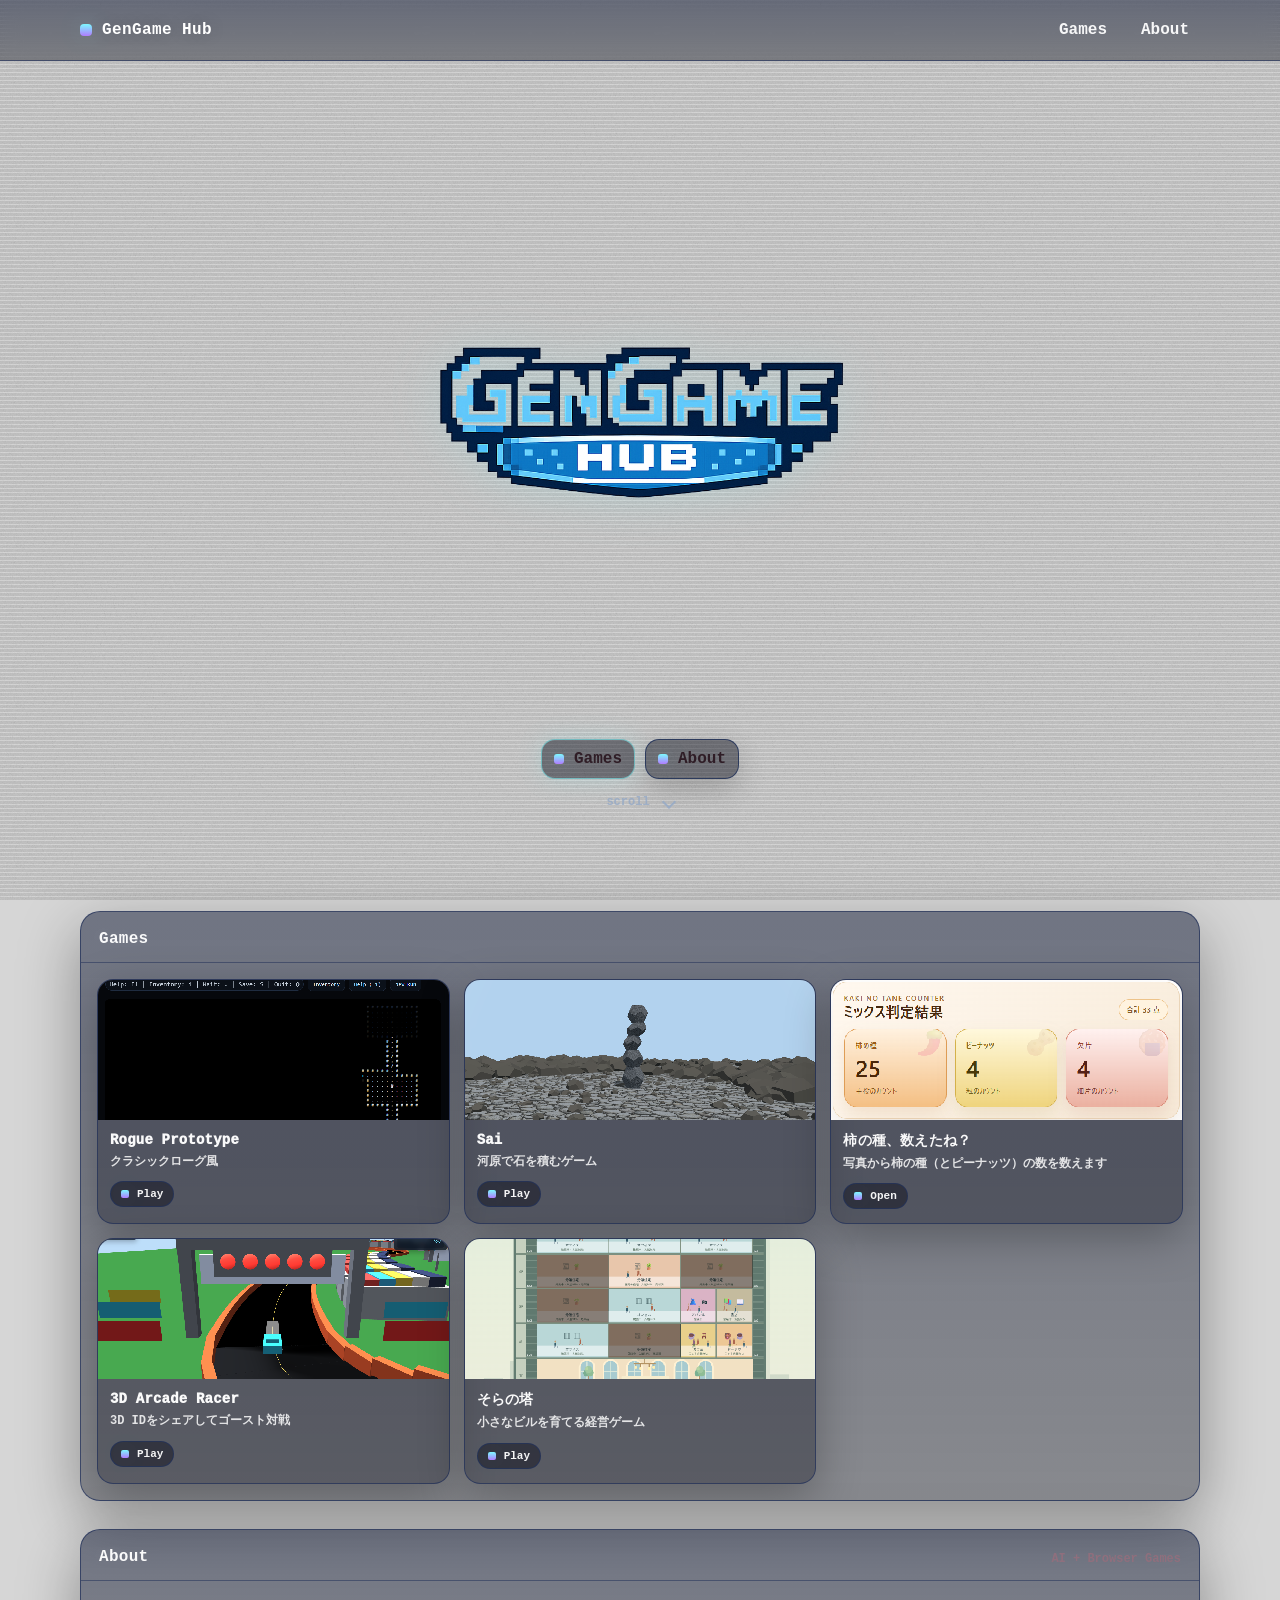
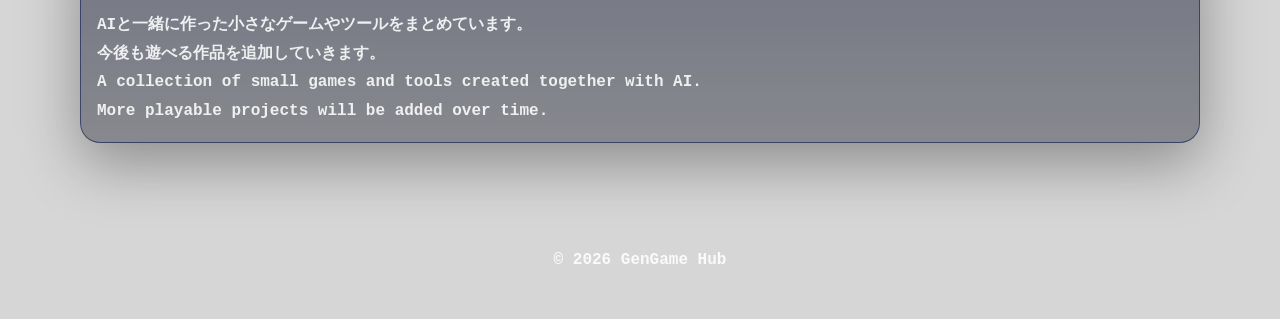
<file: index.html>
﻿<!doctype html>
<html lang="ja">
<head>
  <meta charset="utf-8" />
  <meta name="viewport" content="width=device-width,initial-scale=1" />
  <meta name="theme-color" content="#070b18" />
  <link rel="icon" type="image/png" href="img/favicon.png" />
  <title>GenGame Hub</title>
  <style>
    :root{
      --bg:#ffffff;
      --ink:#2f1d26;
      --muted:#8f6f7d;
      --glass: rgba(255,255,255,.72);
      --glass2: rgba(255,245,249,.82);
      --stroke: rgba(214,182,196,.65);
      --accent:#7df9ff;           /* neon cyan */
      --accent2:#b07cff;          /* nebula purple */
      --radius: 18px;
      --shadow: 0 20px 60px rgba(0,0,0,.35);
      --glow: 0 0 24px rgba(125,249,255,.18);
    }

    *{ box-sizing:border-box; }
    html,body{ height:100%; }
    html{ scroll-behavior:smooth; }
    body{
      margin:0;
      color:var(--ink);
      background: #d6d6d6;
      font-family: ui-monospace, SFMono-Regular, Menlo, Monaco, Consolas, "Noto Sans JP", monospace;
      overflow-x:hidden;
    }

    /* --- Fixed pixel background scene --- */
    .bg{
      position: fixed;
      inset: 0;
      z-index: -2;
      display: none;
      background: #ffffff;
    }
    .bg svg{
      width:100%;
      height:100%;
      image-rendering: pixelated;
      opacity: .7;
      transform: translateZ(0);
    }

    /* Subtle grain + pixel grid */
    .fx{
      position: fixed;
      inset: 0;
      pointer-events:none;
      z-index: -1;
      display: block;
      background-image:
        linear-gradient(
          180deg,
          rgba(255,255,255,.18) 0px,
          rgba(255,255,255,.18) 1px,
          rgba(0,0,0,.22) 1px,
          rgba(0,0,0,.22) 3px
        ),
        url("data:image/svg+xml,%3Csvg xmlns='http://www.w3.org/2000/svg' width='240' height='160' viewBox='0 0 240 160'%3E%3Cfilter id='n'%3E%3CfeTurbulence type='fractalNoise' baseFrequency='1.9' numOctaves='2' seed='7' stitchTiles='stitch'/%3E%3CfeColorMatrix type='saturate' values='0'/%3E%3CfeComponentTransfer%3E%3CfeFuncR type='gamma' amplitude='1.2' exponent='0.7' offset='0'/%3E%3CfeFuncG type='gamma' amplitude='1.2' exponent='0.7' offset='0'/%3E%3CfeFuncB type='gamma' amplitude='1.2' exponent='0.7' offset='0'/%3E%3C/feComponentTransfer%3E%3C/filter%3E%3Crect width='240' height='160' filter='url(%23n)' opacity='1'/%3E%3C/svg%3E");
      background-size: 100% 4px, 240px 160px;
      background-repeat: repeat, repeat;
      opacity: .42;
      mix-blend-mode: multiply;
    }
    .vignette{
      position: fixed;
      inset: 0;
      pointer-events:none;
      z-index: -1;
      display: none;
    }

    /* --- Layout --- */
    .wrap{ width:min(1120px, 92vw); margin:0 auto; }

    /* --- Hero overlay title (modern) --- */
    .hero{
      min-height: calc(100vh - 58px);
      display:flex;
      align-items:center;
      padding: 40px 0 34px;
    }
    .hero-card{
      width: min(760px, 100%);
      background: transparent;
      border: 0;
      border-radius: 0;
      box-shadow: none;
      padding: 26px 22px;
      margin: 0 auto;
      text-align: center;
      position: relative;
      overflow: hidden;
    }
    .hero-card::before{
      content:none;
      position:absolute; inset:-40%;
      background: radial-gradient(circle at 40% 30%, rgba(125,249,255,.16), transparent 58%);
      transform: rotate(10deg);
      pointer-events:none;
    }

    .logo{
      margin:0;
      font-size: clamp(32px, 7vw, 56px);
      line-height: 1.02;
      letter-spacing: .6px;
      font-weight: 1000;
      text-shadow: 0 0 30px rgba(125,249,255,.10);
      opacity: 0;
      transform: translateY(14px);
      animation: rise .9s ease forwards;
    }
    .logo img{
      display:block;
      width:min(560px, 82vw);
      height:auto;
      margin:0 auto;
      filter: drop-shadow(0 0 24px rgba(125,249,255,.18));
    }
    @keyframes rise{
      to{ opacity:1; transform: translateY(0); }
    }
    .subtitle{
      margin: 10px 0 0;
      color: var(--muted);
      font-weight: 700;
      line-height: 1.7;
      max-width: 58ch;
      opacity: 0;
      transform: translateY(10px);
      animation: rise .9s ease .12s forwards;
    }

    .hero-actions{
      display:flex; gap:10px; flex-wrap:wrap;
      justify-content:center;
      margin-top: 18px;
      opacity: 0;
      transform: translateY(10px);
      animation: rise .9s ease .20s forwards;
    }
    .btn{
      display:inline-flex; align-items:center; gap:10px;
      padding: 10px 12px;
      border-radius: 14px;
      border: 1px solid rgba(35,50,90,.85);
      background: rgba(7,11,24,.45);
      color: var(--ink);
      font-weight: 900;
      text-decoration:none;
      transition: transform .12s ease, background .12s ease, border-color .12s ease;
      box-shadow: 0 10px 30px rgba(0,0,0,.20);
    }
    .btn:hover{
      transform: translateY(-1px);
      background: rgba(11,20,48,.55);
      border-color: rgba(125,249,255,.40);
    }
    .btn.primary{
      border-color: rgba(125,249,255,.55);
      box-shadow: var(--glow);
    }
    .dot{
      width:10px; height:10px; border-radius:3px;
      background: linear-gradient(180deg, var(--accent), var(--accent2));
      box-shadow: var(--glow);
    }

    /* scroll hint */
    .hint{
      margin-top: 16px;
      color: rgba(147,169,199,.9);
      font-weight: 800;
      font-size: 12px;
      display:flex; align-items:center; justify-content:center; gap:10px;
      opacity: .9;
    }
    .chev{
      width: 10px; height: 10px;
      border-right: 2px solid rgba(147,169,199,.9);
      border-bottom: 2px solid rgba(147,169,199,.9);
      transform: rotate(45deg);
      animation: bob 1.2s ease-in-out infinite;
      margin-left: 4px;
    }
    @keyframes bob{
      0%,100%{ transform: translateY(0) rotate(45deg); opacity:.7; }
      50%{ transform: translateY(4px) rotate(45deg); opacity:1; }
    }

    /* --- Content section stays on top of fixed BG --- */
    .content{
      padding: 8px 0 80px;
    }

    .panel{
      background: linear-gradient(180deg, rgba(11,20,48,.50), rgba(7,11,24,.38));
      border: 1px solid rgba(35,50,90,.75);
      border-radius: calc(var(--radius) + 2px);
      box-shadow: var(--shadow);
      overflow:hidden;
    }

    .panel-head{
      padding: 18px 18px 14px;
      border-bottom: 1px solid rgba(35,50,90,.55);
      display:flex; align-items:flex-end; justify-content:space-between; gap:12px;
    }
    .panel-head h2{
      margin:0;
      font-size: 16px;
      letter-spacing: .3px;
      color: rgba(255,255,255,.96);
      text-shadow: 0 0 18px rgba(255,255,255,.12);
    }
    .panel-head p{
      margin:0;
      color: var(--muted);
      font-size: 12px;
      font-weight: 700;
    }

    /* --- Game grid --- */
    .grid{
      display:grid;
      grid-template-columns: repeat(3, 1fr);
      gap: 14px;
      padding: 16px;
    }
    @media (max-width: 980px){
      .grid{ grid-template-columns: repeat(2, 1fr); }
    }
    @media (max-width: 640px){
      .grid{ grid-template-columns: 1fr; }
    }

    @media (max-width: 900px){
      .wrap{ width:min(1120px, 94vw); }
      .hero{
        min-height: auto;
        padding: 24px 0 20px;
      }
      .hero-card{
        padding: 18px 16px;
      }
      .subtitle{
        line-height: 1.6;
      }
      .panel-head{
        align-items:flex-start;
        flex-direction:column;
      }
    }

    @media (max-width: 700px){
      .hero-actions{
        display:grid;
        grid-template-columns: 1fr;
        gap:8px;
      }
      .btn{
        width:100%;
        justify-content:center;
        min-height:42px;
      }
      .thumb{
        height: 170px;
      }
      .content{
        padding: 4px 0 52px;
      }
    }

    @media (max-width: 480px){
      .wrap{ width:94vw; }
      .logo{
        font-size: clamp(28px, 9.5vw, 40px);
      }
      .panel-head{
        padding: 14px 12px 12px;
      }
      .grid{
        gap:10px;
        padding:12px;
      }
      .card-body{
        padding: 10px 10px 12px;
      }
      .title{
        font-size: 13px;
      }
      .meta{
        font-size: 11px;
      }
      .about{
        padding: 12px;
        line-height: 1.65;
      }
    }

    .card{
      display:block;
      border-radius: 16px;
      overflow:hidden;
      border: 1px solid rgba(35,50,90,.75);
      background: rgba(7,11,24,.35);
      text-decoration:none;
      color: var(--ink);
      box-shadow: 0 14px 45px rgba(0,0,0,.28);
      transform: translateZ(0);
      transition: transform .12s ease, border-color .12s ease, background .12s ease;
    }
    .card:hover{
      transform: translateY(-2px);
      border-color: rgba(125,249,255,.45);
      background: rgba(11,20,48,.45);
    }

    .thumb{
      height: 140px;
      background:
        radial-gradient(500px 260px at 20% 20%, rgba(125,249,255,.18), transparent 60%),
        radial-gradient(500px 260px at 80% 70%, rgba(176,124,255,.14), transparent 60%),
        repeating-linear-gradient(90deg, rgba(255,255,255,.08) 0 2px, transparent 2px 7px);
      image-rendering: pixelated;
      position:relative;
    }
    .thumb img{
      width:100%; height:100%;
      object-fit: cover;
      display:block;
      image-rendering: pixelated;
    }
    .card-body{
      padding: 12px 12px 14px;
    }
    .title{
      margin:0 0 6px;
      font-size: 14px;
      font-weight: 1000;
      letter-spacing: .2px;
      color: rgba(255,255,255,.97);
    }
    .meta{
      margin:0;
      color: rgba(255,255,255,.84);
      font-size: 12px;
      font-weight: 700;
      line-height: 1.45;
    }
    .pill{
      display:inline-flex; align-items:center; gap:8px;
      margin-top: 10px;
      padding: 6px 10px;
      border-radius: 999px;
      border: 1px solid rgba(35,50,90,.8);
      background: rgba(7,11,24,.45);
      font-size: 11px;
      font-weight: 900;
      color: rgba(255,255,255,.95);
    }
    .pill .dot{ width:8px; height:8px; border-radius:2px; }

    /* About */
    .about{
      margin-top: 14px;
      padding: 16px;
      color: rgba(255,255,255,.88);
      font-weight: 700;
      line-height: 1.8;
    }

    footer{
      padding: 28px 0 44px;
      color: rgba(255,255,255,.88);
      font-weight: 700;
      text-align:center;
    }

    /* Reduce motion */
    @media (prefers-reduced-motion: reduce){
      .logo,.subtitle,.hero-actions{ animation:none; opacity:1; transform:none; }
      .chev{ animation:none; }
    }
  </style>
</head>

<body>
  <!-- Fixed background -->
  <div class="bg" aria-hidden="true">
    <!-- Pixel PCs chatting (kept, fixed) -->
    <svg viewBox="0 0 1600 900" preserveAspectRatio="xMidYMid slice">
      <defs>
        <filter id="glow" x="-50%" y="-50%" width="200%" height="200%">
          <feGaussianBlur stdDeviation="3" result="b"/>
          <feMerge>
            <feMergeNode in="b"/>
            <feMergeNode in="SourceGraphic"/>
          </feMerge>
        </filter>
        <pattern id="stars" width="70" height="70" patternUnits="userSpaceOnUse">
          <rect width="70" height="70" fill="transparent"/>
          <rect x="10" y="18" width="3" height="3" fill="rgba(216,230,255,.35)"/>
          <rect x="50" y="28" width="3" height="3" fill="rgba(125,249,255,.35)"/>
          <rect x="32" y="56" width="3" height="3" fill="rgba(176,124,255,.30)"/>
        </pattern>
      </defs>

      <rect width="1600" height="900" fill="rgba(255,255,255,.96)"/>
      <rect width="1600" height="900" fill="url(#stars)" opacity=".28"/>

      <!-- subtle floor -->
      <rect x="0" y="650" width="1600" height="250" fill="rgba(244,232,238,.72)"/>
      <rect x="0" y="650" width="1600" height="10" fill="rgba(214,182,196,.72)"/>

      <!-- speech bubbles -->
      <g opacity=".92" filter="url(#glow)">
        <rect x="340" y="205" width="170" height="76" rx="16" fill="rgba(125,249,255,.14)" stroke="rgba(125,249,255,.34)"/>
        <rect x="680" y="170" width="220" height="92" rx="16" fill="rgba(176,124,255,.14)" stroke="rgba(176,124,255,.34)"/>
        <rect x="1090" y="210" width="170" height="72" rx="16" fill="rgba(125,249,255,.14)" stroke="rgba(125,249,255,.30)"/>
        <g fill="rgba(216,230,255,.82)">
          <rect x="388" y="234" width="12" height="12" rx="3"/><rect x="412" y="234" width="12" height="12" rx="3"/><rect x="436" y="234" width="12" height="12" rx="3"/>
          <rect x="770" y="205" width="12" height="12" rx="3"/><rect x="794" y="205" width="12" height="12" rx="3"/><rect x="818" y="205" width="12" height="12" rx="3"/>
          <rect x="1158" y="236" width="12" height="12" rx="3"/><rect x="1182" y="236" width="12" height="12" rx="3"/><rect x="1206" y="236" width="12" height="12" rx="3"/>
        </g>
      </g>

      <!-- PCs -->
      <!-- left -->
      <g transform="translate(430,445) scale(0.68)">
        <rect x="0" y="0" width="300" height="270" rx="22" fill="rgba(216,230,255,.18)" stroke="rgba(216,230,255,.48)"/>
        <rect x="34" y="34" width="232" height="160" rx="18" fill="rgba(125,249,255,.18)" stroke="rgba(125,249,255,.40)"/>
        <rect x="98" y="90" width="22" height="22" rx="4" fill="rgba(216,230,255,.94)"/>
        <rect x="180" y="90" width="22" height="22" rx="4" fill="rgba(216,230,255,.94)"/>
        <rect x="112" y="138" width="110" height="16" rx="8" fill="rgba(216,230,255,.72)"/>
        <rect x="110" y="270" width="90" height="26" rx="12" fill="rgba(155,168,196,.48)"/>
      </g>

      <!-- center -->
      <g transform="translate(690,425) scale(0.68)">
        <rect x="0" y="0" width="320" height="300" rx="22" fill="rgba(216,230,255,.18)" stroke="rgba(216,230,255,.48)"/>
        <rect x="34" y="38" width="252" height="172" rx="18" fill="rgba(176,124,255,.18)" stroke="rgba(176,124,255,.42)"/>
        <rect x="110" y="104" width="22" height="22" rx="4" fill="rgba(216,230,255,.94)"/>
        <rect x="190" y="104" width="22" height="22" rx="4" fill="rgba(216,230,255,.94)"/>
        <path d="M114 170 Q160 208 206 170" fill="none" stroke="rgba(216,230,255,.74)" stroke-width="14" stroke-linecap="round"/>
        <rect x="115" y="300" width="92" height="26" rx="12" fill="rgba(155,168,196,.48)"/>
      </g>

      <!-- right -->
      <g transform="translate(940,445) scale(0.68)">
        <rect x="0" y="0" width="280" height="250" rx="22" fill="rgba(216,230,255,.18)" stroke="rgba(216,230,255,.48)"/>
        <rect x="30" y="30" width="220" height="150" rx="18" fill="rgba(125,249,255,.18)" stroke="rgba(125,249,255,.40)"/>
        <rect x="92" y="82" width="22" height="22" rx="4" fill="rgba(216,230,255,.94)"/>
        <rect x="166" y="82" width="22" height="22" rx="4" fill="rgba(216,230,255,.94)"/>
        <rect x="112" y="130" width="92" height="16" rx="8" fill="rgba(216,230,255,.72)"/>
        <rect x="100" y="250" width="86" height="26" rx="12" fill="rgba(155,168,196,.48)"/>
      </g>
    </svg>
  </div>
  <div class="fx" aria-hidden="true"></div>
  <div class="vignette" aria-hidden="true"></div>

  <div data-site-header></div>

  <main id="top">
    <div class="wrap">
      <section class="hero" aria-label="Hero">
        <div class="hero-card">
          <h3 class="logo"><img src="img/logo.png" alt="GenGame Hub" /></h3>
          <div class="hero-actions">
            <a class="btn primary" href="#games"><span class="dot"></span>Games</a>
            <a class="btn" href="#about"><span class="dot"></span>About</a>
          </div>

          <div class="hint">
            scroll <span class="chev" aria-hidden="true"></span>
          </div>
        </div>
      </section>

      <section class="content" id="games" aria-label="Games list">
        <div class="panel">
          <div class="panel-head">
            <h2>Games</h2>
            <p></p>
          </div>

          <div class="grid">
            <!-- 1 -->
            <a class="card" href="rogue/index.html" aria-label="Play Rogue Prototype">
              <div class="thumb">
                <img src="thumbs/game1.png" alt="" onerror="this.remove();" />
              </div>
              <div class="card-body">
                <p class="title">Rogue Prototype</p>
                <p class="meta">クラシックローグ風</p>
                <span class="pill"><span class="dot"></span>Play</span>
              </div>
            </a>

            <!-- 2 -->
            <a class="card" href="Sai/index.html" aria-label="Open sai">
              <div class="thumb"><img src="thumbs/game2.png" alt="" onerror="this.remove();" /></div>
              <div class="card-body">
                <p class="title">Sai</p>
                <p class="meta">河原で石を積むゲーム</p>
                <span class="pill"><span class="dot"></span>Play</span>
              </div>
            </a>

            <!-- 3 -->
            <a class="card" href="https://huggingface.co/spaces/tsumao/KakiMeter" aria-label="Open KakiMeter" target="_blank" rel="noopener noreferrer">
              <div class="thumb"><img src="thumbs/game3.png" alt="" onerror="this.remove();" /></div>
              <div class="card-body">
                <p class="title">柿の種、数えたね？</p>
                <p class="meta">写真から柿の種（とピーナッツ）の数を数えます</p>
                <span class="pill"><span class="dot"></span>Open</span>
              </div>
            </a>

            <!-- 4 -->
            <a class="card" href="3DAR/index.html" aria-label="Open 3DAR">
              <div class="thumb"><img src="thumbs/game4.png" alt="" onerror="this.remove();" /></div>
              <div class="card-body">
                <p class="title">3D Arcade Racer</p>
                <p class="meta">3D IDをシェアしてゴースト対戦</p>
                <span class="pill"><span class="dot"></span>Play</span>
              </div>
            </a>

            <!-- 5 -->
            <a class="card" href="sora/index.html" aria-label="Play そらの塔">
              <div class="thumb"><img src="thumbs/game5.png?v=53d56465" alt="" onerror="this.remove();" /></div>
              <div class="card-body">
                <p class="title">そらの塔</p>
                <p class="meta">小さなビルを育てる経営ゲーム</p>
                <span class="pill"><span class="dot"></span>Play</span>
              </div>
            </a>

          </div>

        </div>

        <div id="about" style="height:14px;"></div>
        <div class="panel" style="margin-top:14px;">
          <div class="panel-head">
            <h2>About</h2>
            <p>AI + Browser Games</p>
          </div>
          <div class="about">
            AIと一緒に作った小さなゲームやツールをまとめています。<br/>
            今後も遊べる作品を追加していきます。<br/>
            A collection of small games and tools created together with AI.<br/>
            More playable projects will be added over time.<br/>
          </div>
        </div>
      </section>

      <footer>
        © <span id="y"></span> GenGame Hub
      </footer>
    </div>
  </main>

  <script>
    document.getElementById("y").textContent = new Date().getFullYear();

    // Replace "#" links with no-op (optional)
    document.querySelectorAll('a.card[href="#"]').forEach(a=>{
      a.addEventListener("click", (e)=>e.preventDefault());
    });
  </script>
  <script src="scripts/site-header.js"></script>
</body>
</html>
</file>
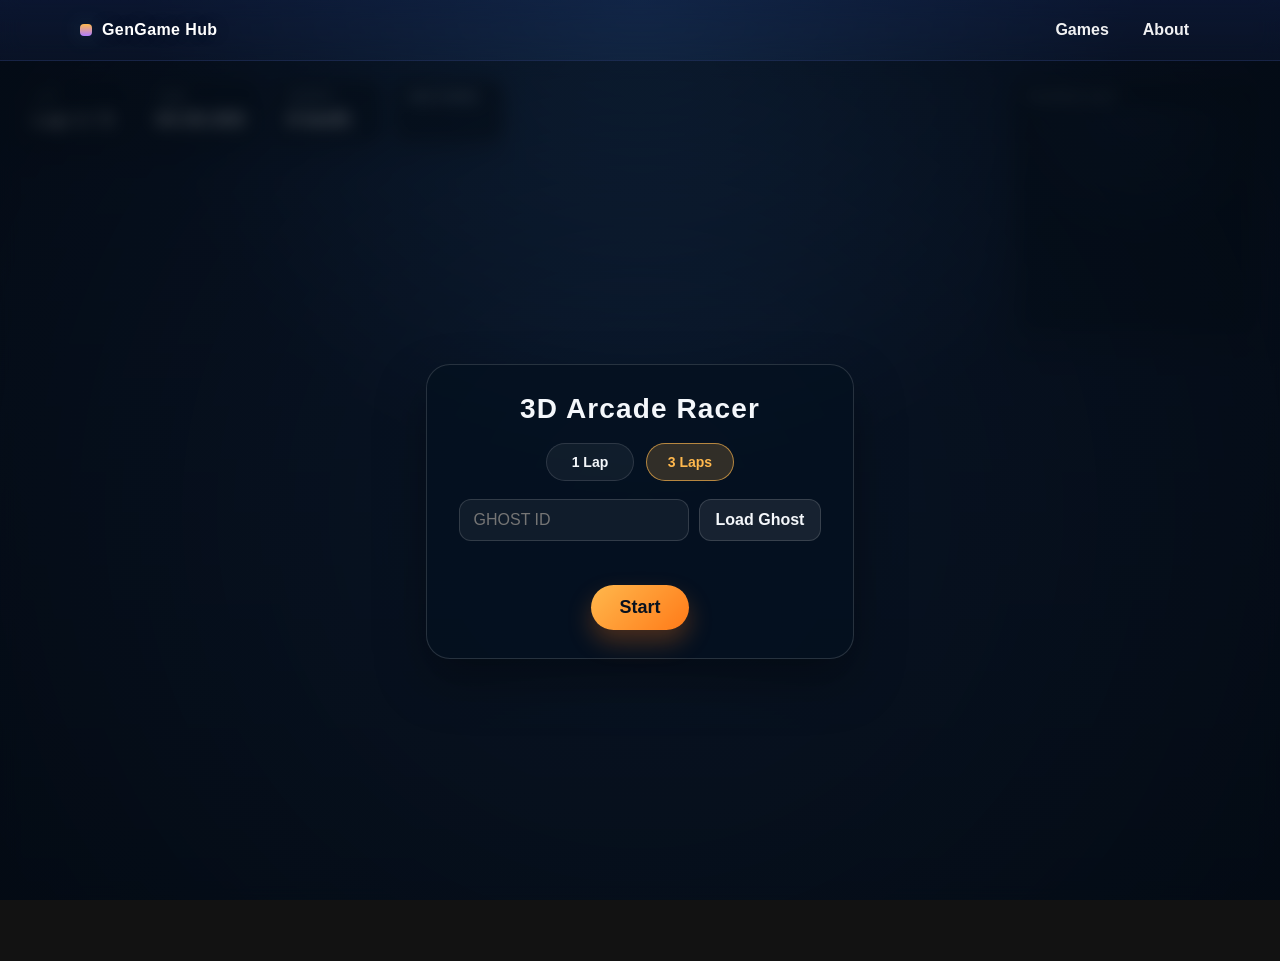
<file: 3DAR/index.html>
<!DOCTYPE html>
<html lang="ja">
<head>
  <meta charset="UTF-8">
  <meta name="viewport" content="width=device-width, initial-scale=1.0">
  <title>3D Arcade Racer</title>
  <link rel="icon" type="image/png" href="../img/favicon.png">
  <link rel="stylesheet" href="style.css">
</head>
<body>
  <div data-site-header></div>
  <div class="hud-shell">
    <canvas id="renderCanvas" aria-label="3D Arcade Racer"></canvas>

    <div id="startOverlay" class="start-overlay">
      <div class="start-card">
        <p class="start-title">3D Arcade Racer</p>
        <div class="lap-picker">
          <label class="lap-option">
            <input type="radio" name="lapCount" value="1">
            <span>1 Lap</span>
          </label>
          <label class="lap-option">
            <input type="radio" name="lapCount" value="3" checked>
            <span>3 Laps</span>
          </label>
        </div>
        <div class="ghost-load">
          <input id="ghostIdInput" class="ghost-input" type="text" maxlength="12" placeholder="Ghost ID">
          <button id="loadGhostButton" class="ghost-button" type="button">Load Ghost</button>
        </div>
        <p id="loadGhostStatus" class="ghost-status"></p>
        <p id="activeGhostLabel" class="active-ghost hidden"></p>
        <div id="mobileTiltPrompt" class="mobile-tilt hidden">
          <p id="tiltStatus" class="ghost-status">Tilt steering is available on mobile.</p>
          <button id="enableTiltButton" class="ghost-button" type="button">Enable Tilt</button>
        </div>
        <button id="startButton" class="start-button" type="button">Start</button>
      </div>
    </div>

    <div class="hud top-left">
      <div class="panel">
        <span class="label">Lap</span>
        <strong id="lapValue">Lap 1 / 3</strong>
      </div>
      <div class="panel">
        <span class="label">Time</span>
        <strong id="timeValue">00:00.000</strong>
      </div>
      <div id="speedPanel" class="panel">
        <span class="label">Speed</span>
        <strong id="speedValue">0 km/h</strong>
      </div>
      <div class="panel section-panel">
        <button id="sectionToggle" class="section-toggle" type="button">Sections</button>
        <div id="sectionTimes" class="section-times"></div>
      </div>
    </div>

    <div class="hud center">
      <div id="wrongWayValue" class="wrong-way hidden">WRONG WAY</div>
      <div id="pauseValue" class="pause hidden">PAUSED</div>
    </div>

    <div class="mini-map">
      <div class="panel mini-map-panel">
        <span class="label">Course Map</span>
        <canvas id="miniMapCanvas" width="220" height="220" aria-label="Course minimap"></canvas>
      </div>
    </div>

    <div id="resultPanel" class="result hidden">
      <p id="finishPlace" class="finish-place">1st</p>
      <p id="finishTime" class="finish-line">Total 00:00.000</p>
      <div id="lapTimes" class="lap-times"></div>
      <div class="share-panel">
        <div class="share-actions">
          <button id="saveGhostButton" class="ghost-button" type="button">Save Ghost</button>
        </div>
        <p id="saveGhostStatus" class="ghost-status"></p>
        <div id="sharedGhostWrap" class="shared-ghost-wrap hidden">
          <p id="sharedGhostId" class="shared-ghost-id"></p>
          <button id="copyGhostButton" class="copy-icon-button" type="button" aria-label="Copy ghost ID" title="Copy ghost ID">
            <span class="copy-icon">
              <span></span>
              <span></span>
            </span>
          </button>
        </div>
      </div>
      <p class="restart-hint">Press R to Restart</p>
    </div>

    <div class="controls">
      <span>W / ↑ Accel</span>
      <span>S / ↓ Brake</span>
      <span>A D / ← → Steer</span>
      <span>Esc Pause</span>
      <span>R Restart</span>
    </div>
    <div id="mobileControls" class="mobile-controls hidden">
      <button id="brakeButton" class="touch-drive brake-drive" type="button">Brake</button>
      <button id="accelButton" class="touch-drive accel-drive" type="button">Accel</button>
    </div>
  </div>

  <script src="https://cdn.babylonjs.com/babylon.js"></script>
  <script src="../scripts/site-header.js"></script>
  <script src="main.js"></script>
</body>
</html>
</file>
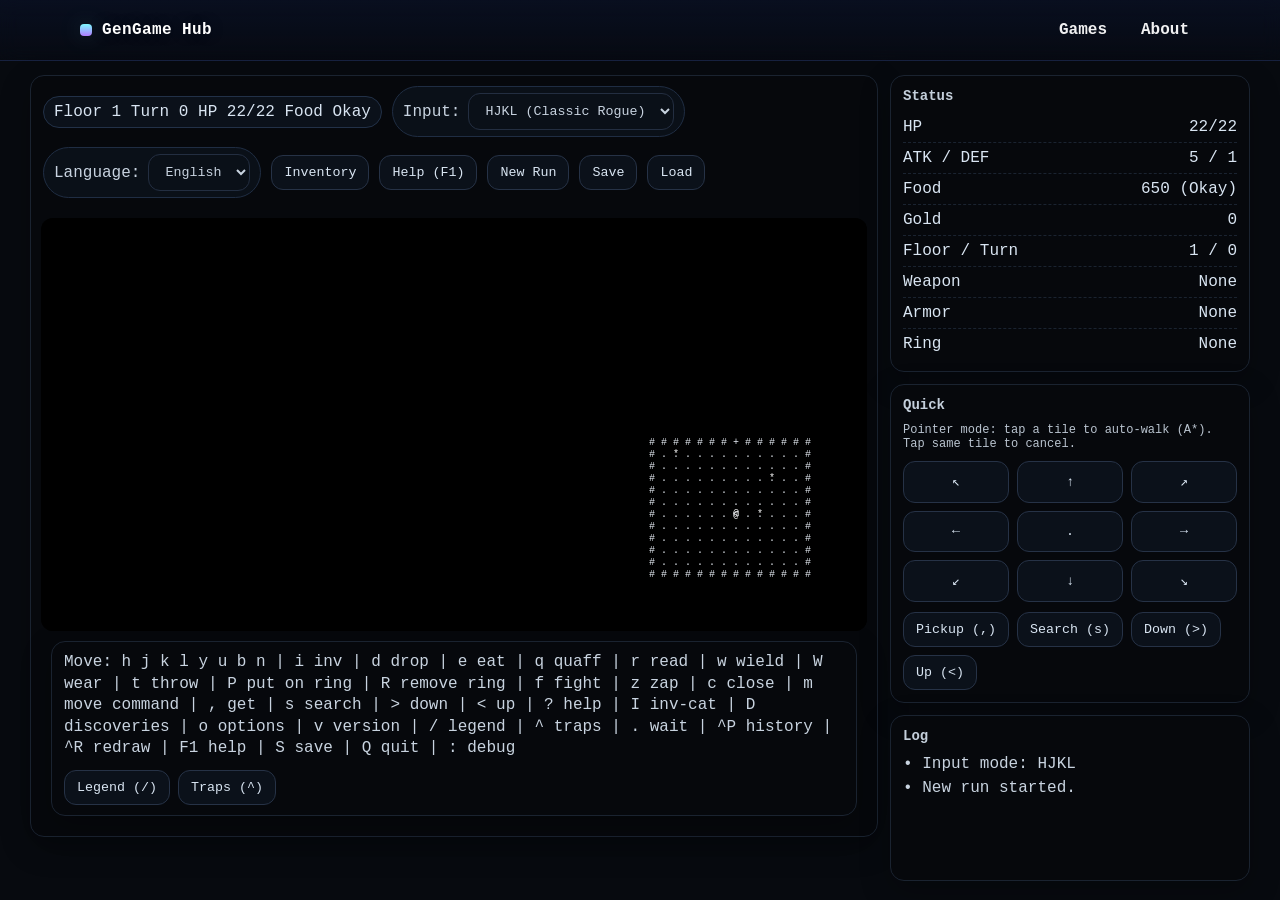
<file: rogue/index.html>
﻿<!doctype html>
<html lang="ja">
<head>
  <meta charset="utf-8"/>
  <meta name="viewport" content="width=device-width,initial-scale=1,viewport-fit=cover"/>
  <link rel="icon" type="image/png" href="../img/favicon.png" />
  <title>Rogue Rebuilt (Classic Keys + Modern UI)</title>
  <style>
    :root { color-scheme: dark; }
    body{
      margin:0; background:#070a0f; color:#d9e5f2;
      font-family: ui-monospace, SFMono-Regular, Menlo, Consolas, "Liberation Mono", monospace;
    }
    #app{
      max-width:1220px; margin:0 auto; padding:14px;
      display:grid; gap:12px;
      grid-template-columns: 1fr 360px;
      align-items:start;
    }
    @media (max-width: 980px){
      #app{ grid-template-columns: 1fr; }
      #side{ order:-1; }
    }
    .card{
      background:#06080c; border:1px solid #1a2330; border-radius:14px;
      box-shadow: 0 10px 30px rgba(0,0,0,.25);
    }
    #topbar{ display:flex; flex-wrap:wrap; gap:10px; padding:10px 12px; align-items:center;}
    .pill{ padding:6px 10px; border:1px solid #223148; border-radius:999px; background:#0b111a; }
    button, select, input{
      background:#0b111a; border:1px solid #263246; color:#d9e5f2;
      border-radius:12px; padding:9px 12px; cursor:pointer;
      font-family: inherit;
    }
    button:hover, select:hover{ filter:brightness(1.1); }
    button:active{ transform: translateY(1px); }
    select{ cursor:pointer; }

    #gameWrap{ padding:10px; }
    canvas{ width:100%; height:auto; display:block; border-radius:12px; background:#000; }

    #keymapBar{ padding:10px 12px; margin:10px; }
    #keymapText{ opacity:.92; line-height:1.35; }

    #side{ display:grid; gap:12px; }
    #stats{ padding:12px; }
    #stats h3{ margin:0 0 8px 0; font-size:14px; opacity:.9; }
    #stats .row{ display:flex; justify-content:space-between; padding:6px 0; border-bottom:1px dashed #1a2330; }
    #stats .row:last-child{ border-bottom:0; }
    #log{ padding:12px; min-height:140px; }
    #log h3{ margin:0 0 8px 0; font-size:14px; opacity:.9; }
    #log .line{ opacity:.92; padding:3px 0; }

    #controls{ padding:12px; display:grid; gap:10px; }
    #controls h3{ margin:0; font-size:14px; opacity:.9; }
    .pad{ display:grid; grid-template-columns: 1fr 1fr 1fr; gap:8px; }
    .pad button{ padding:12px 0; }
    .pad .spacer{ visibility:hidden; }
    .ctrlRow{ display:flex; gap:8px; flex-wrap:wrap; }

    kbd{ border:1px solid #263246; border-bottom-width:3px; padding:1px 6px; border-radius:6px; background:#0b111a; }

    /* Modal */
    #modal{
      position:fixed; inset:0; background: rgba(0,0,0,.55);
      display:none; align-items:center; justify-content:center; padding:18px;
      z-index: 50;
    }
    #modal.show{ display:flex; }
    .modalCard{
      width:min(980px, 100%); max-height:min(86vh, 820px);
      overflow:auto; padding:14px;
    }
    .modalHeader{
      display:flex; gap:10px; align-items:center; justify-content:space-between;
      margin-bottom:10px;
    }
    .modalHeader h2{ margin:0; font-size:16px; }
    .grid2{ display:grid; grid-template-columns: 1fr 1fr; gap:12px; }
    @media (max-width: 740px){ .grid2{ grid-template-columns: 1fr; } }
    .box{ padding:12px; border:1px solid #1a2330; border-radius:12px; background:#070a10; }
    .itemRow{ display:flex; align-items:center; justify-content:space-between; gap:10px; padding:8px 0; border-bottom:1px dashed #1a2330;}
    .itemRow:last-child{ border-bottom:0; }
    .itemLeft{ display:flex; gap:10px; align-items:center; }
    .badge{ width:28px; height:28px; display:grid; place-items:center;
            border:1px solid #223148; border-radius:8px; background:#0b111a; }
    .muted{ opacity:.75; font-size:12px; }
    .small{ font-size:12px; opacity:.85; }
    .danger{ border-color:#5b1d26; }
  </style>
</head>
<body>
  <div data-site-header></div>
<div id="app">
    <div class="card" id="main">
      <div id="topbar">
        <div class="pill" id="hud">Loading...</div>

        <div class="pill" style="opacity:.92; display:flex; gap:8px; align-items:center;">
          <span id="lblInput">Input:</span>
          <select id="inputMode">
            <option value="hjkl">HJKL (Classic Rogue)</option>
            <option value="wasd">WASD (Move-first)</option>
            <option value="pointer">Mouse / Tap</option>
          </select>
        </div>

        <div class="pill" style="opacity:.92; display:flex; gap:8px; align-items:center;">
          <span id="lblLanguage">Language:</span>
          <select id="languageSelect">
            <option value="en">English</option>
            <option value="ja">日本語</option>
          </select>
        </div>

        <button id="btnInv">Inventory</button>
        <button id="btnHelp">Help (F1)</button>
        <button id="btnRestart">New Run</button>
        <button id="btnSave">Save</button>
        <button id="btnLoad">Load</button>
      </div>

      <div id="gameWrap">
        <canvas id="cv" width="960" height="540" aria-label="game canvas"></canvas>

        <div class="card" id="keymapBar">
          <div style="display:flex; gap:10px; flex-wrap:wrap; align-items:center; justify-content:space-between;">
            <div id="keymapText"></div>
            <div style="display:flex; gap:8px; flex-wrap:wrap;">
              <button id="btnLegend">Legend (/)</button>
              <button id="btnTraps">Traps (^)</button>
            </div>
          </div>
        </div>
      </div>
    </div>

    <div id="side">
      <div class="card" id="stats">
        <h3 id="statsTitle">Status</h3>
        <div class="row"><span>HP</span><span id="sHP">-</span></div>
        <div class="row"><span>ATK / DEF</span><span id="sAD">-</span></div>
        <div class="row"><span>Food</span><span id="sFood">-</span></div>
        <div class="row"><span>Gold</span><span id="sG">-</span></div>
        <div class="row"><span>Floor / Turn</span><span id="sFT">-</span></div>
        <div class="row"><span>Weapon</span><span id="sW">-</span></div>
        <div class="row"><span>Armor</span><span id="sA">-</span></div>
        <div class="row"><span>Ring</span><span id="sR">-</span></div>
      </div>

      <div class="card" id="controls">
        <h3 id="quickTitle">Quick</h3>
        <div class="small" id="quickDesc">
          Pointer mode: tap a tile to auto-walk (A*). Tap same tile to cancel.
        </div>
                        <div class="pad">
          <button data-m="-1,-1">&#8598;</button>
          <button data-m="0,-1">&#8593;</button>
          <button data-m="1,-1">&#8599;</button>

          <button data-m="-1,0">&#8592;</button>
          <button id="btnWait">.</button>
          <button data-m="1,0">&#8594;</button>

          <button data-m="-1,1">&#8601;</button>
          <button data-m="0,1">&#8595;</button>
          <button data-m="1,1">&#8600;</button>
        </div>
        <div class="ctrlRow">
          <button id="btnPickup">Pickup (,)</button>
          <button id="btnSearch">Search (s)</button>
          <button id="btnDown">Down (>)</button>
          <button id="btnUp">Up (&lt;)</button>
        </div>
      </div>

      <div class="card" id="log">
        <h3 id="logTitle">Log</h3>
        <div id="logLines"></div>
      </div>
    </div>
  </div>

  <!-- Universal modal -->
  <div id="modal" role="dialog" aria-modal="true">
    <div class="card modalCard">
      <div class="modalHeader">
        <h2 id="modalTitle">Menu</h2>
        <div style="display:flex; gap:8px; align-items:center;">
          <div class="pill" id="modalHint" style="opacity:.9"></div>
          <button id="btnClose">Close</button>
        </div>
      </div>
      <div id="modalBody"></div>
    </div>
  </div>

  <script src="js/i18n.js"></script>
  <script>
    (function () {
      var isMobile = window.matchMedia('(max-width: 900px)').matches ||
                     window.matchMedia('(pointer: coarse)').matches;
      var s = document.createElement('script');
      s.src = isMobile ? 'js/roguelike_mobile.js?v=20260301j' : 'js/roguelike.js?v=20260301j';
      s.async = true;
      document.body.appendChild(s);
    })();
  </script>
  <script src="../scripts/site-header.js"></script>

</body>
</html>
</file>
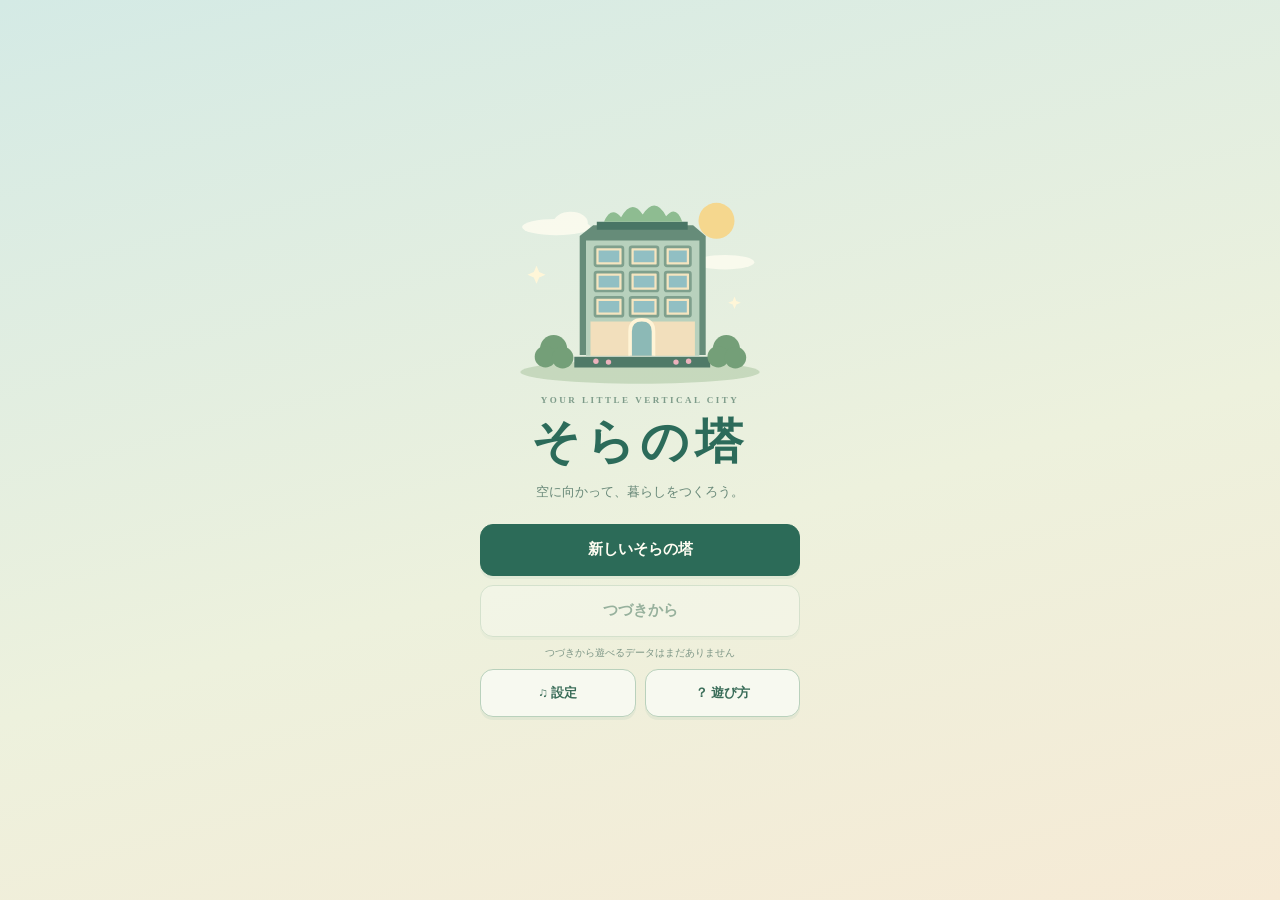
<file: sora/index.html>
<!doctype html><html lang="ja"><head><meta charset="utf-8"><meta name="viewport" content="width=device-width,initial-scale=1"><title>そらの塔 | 小さなビル、大きな暮らし</title><link rel="stylesheet" href="style.css"><link rel="stylesheet" href="app.css"><link rel="stylesheet" href="seasons.css"><link rel="stylesheet" href="events.css"><link rel="stylesheet" href="title.css"></head><body><div data-site-header></div><section id="title-screen" class="title-screen" role="dialog" aria-modal="true" aria-labelledby="title-name"><div class="title-card"><div class="title-art" aria-hidden="true"><img src="svg/title-tower.svg" alt=""></div><div class="title-content"><p class="title-kicker">YOUR LITTLE VERTICAL CITY</p><h1 id="title-name">そらの塔</h1><p class="title-subtitle">空に向かって、暮らしをつくろう。</p><nav class="title-menu" aria-label="ゲームメニュー"><button id="title-new" class="title-new">新しいそらの塔</button><button id="title-continue" disabled>つづきから</button><span id="title-no-save" class="title-continue-detail">つづきから遊べるデータはまだありません</span><div class="title-secondary"><button id="title-settings">♫ 設定</button><button id="title-help">？ 遊び方</button></div></nav></div></div></section><header><div class="clock" id="clock"></div><button id="pause" aria-label="一時停止" title="一時停止"><span aria-hidden="true">Ⅱ</span><span class="pause-label"> 一時停止</span></button><button id="speed">1×</button></header><section id="hud" class="hud" aria-label="ビルの経営状況"><div class="hud-heading"><b>ビルの状況</b><button id="hud-toggle" aria-expanded="true" aria-controls="hud-content" aria-label="HUDを閉じる">−</button></div><div id="hud-content"><button id="show-graphs" class="graph-button">▥ グラフ</button><div class="money"><small>運営資金</small><strong id="cash"></strong><span id="profit"></span></div><div class="stats"><div><small title="定員と入居率をもとにした平均在館人数。ショップの1日分の来客を重複して数えません。">ビルの人口</small><b id="pop"></b></div><div><small>満足度</small><b id="happy"></b></div></div><section class="business-summary" aria-label="入居・店舗の状況"><div><small>入居率</small><b id="occupancy-rate"></b></div><div><small>店舗集客率</small><b id="customer-rate"></b></div></section><div class="balance-meter" aria-label="住宅・オフィス・ショップの平均在館人口の比率。入居率と店舗の営業状況・集客率を反映します。"><div><div class="balance-track"><i id="balance-home"></i></div><small>住宅</small><b id="balance-home-value"></b></div><div><div class="balance-track"><i id="balance-office"></i></div><small>オフィス</small><b id="balance-office-value"></b></div><div><div class="balance-track"><i id="balance-shop"></i></div><small>ショップ</small><b id="balance-shop-value"></b></div></div><div class="mission"><small>次の目標</small><b id="goal"></b><div><i id="progress"></i></div></div></div></section><main><section class="world" aria-label="ビル画面"><div class="world-scene"><div class="season-scenery" aria-hidden="true"></div><span class="season-label" aria-hidden="true"></span><div class="intro"><span>YOUR LITTLE VERTICAL CITY</span><h1>空に向かって、<br>暮らしをつくろう。</h1><p>小さなロビーからはじまる、あなただけの街。</p></div><div class="cloud c1"></div><div class="cloud c2"></div><div class="skyline"></div><div id="tower"><div class="roof">S O R A <span>⌁</span></div><div id="floors"></div><div class="foundation">そらの塔 <span>✦ OPEN ✦</span></div></div><div class="street"><span>♣</span><span>♣</span></div><div class="worldnote">街の時間は、少しだけゆっくり。<span>自動保存 ON</span></div></div></section><aside aria-label="建設・経営メニュー"><div class="heading"><span>ビルの経営室</span><span id="stars">★☆☆☆☆</span></div><div class="tabs"><b>建設する</b><span id="height"></span></div><p class="hint">施設を選び、空き½区画をクリック。標準施設は連続2マス。</p><div id="tools"></div><button class="expand" id="expand">＋ フロアを増設 <span>¥12,000</span></button><button class="upgrade bulk-repair" id="bulk-repair" title="蜘蛛の巣のある物件をまとめて改修">♧ 一括改修（0件）<span>¥0</span></button><section class="elevator-menu" aria-labelledby="elevator-title"><h2 id="elevator-title">エレベーター</h2><div class="lift-controls"><div><button class="upgrade" id="upgrade">↕ 箱を大型化 <span>¥15,000</span></button></div><div><button id="insert-lift" class="upgrade">＋ エレベータを追加 <span>¥18,000</span></button></div></div></section><div class="log"><small>ビルからのお知らせ</small><p id="notice" aria-live="polite">毎日の決算後に収支を表示します。</p></div><footer><button id="help">遊び方</button><button id="reset">はじめから</button></footer></aside></main><dialog id="dialog"><h2>遊び方</h2><p>【建設】スマホは空き区画をタップしてテナントを選択。PCは右のメニューで施設を選び、空き区画をクリックします。</p><p>【増設・改修】「フロア増設」で階を追加。「一括改修」でまとめて改修できます。蜘蛛の巣のある部屋はタップして、改修・解体を選びます。通常の施設もタップすると撤去できます。</p><p>【エレベーター】「エレベーター」から追加・大型化を行います。PCでは右のメニューから操作します。</p><p>【画面操作】上下にスクロールして移動。スマホは2本指のピンチ、PCはマウスホイールで拡大・縮小します。</p><p>【各ボタン】「Ⅱ／▶」で一時停止・再開、「1×」で速度変更、「♫」でサウンド設定。「ビルの状況」の「−／＋」で表示を閉じる・開く、「グラフ」で推移を確認できます。</p><button onclick="document.querySelector('#dialog').close()">閉じる</button></dialog><dialog id="graphs-dialog" aria-labelledby="graphs-title"><div class="chart-heading"><div><h2 id="graphs-title">ビルの経営グラフ</h2><small>表示中はビルの時間・動きを一時停止しています</small></div><button id="close-graphs" aria-label="グラフを閉じる">× 閉じる</button></div><p id="chart-note"></p><h3>収入と維持費 <small>円／日</small></h3><div class="chart-legend"><span style="color:#347d65">● 収入</span><span style="color:#c07b55">● 維持費</span></div><div id="finance-chart"></div><h3>人口の推移 <small>人</small></h3><div id="population-chart"></div><details><summary>日別の数値を見る</summary><div class="chart-table-wrap"><table id="chart-table"></table></div></details></dialog><div class="world-zoom-controls" role="group" aria-label="ビル画面の拡大縮小"><button id="zoom-in" aria-label="ビルを拡大">＋</button><button id="zoom-reset" aria-label="ビルの倍率を100%に戻す" title="100%に戻す">100%</button><button id="zoom-out" aria-label="ビルを縮小">−</button></div><nav class="mobile-toolbar" aria-label="スマホ操作"><div class="mobile-build-actions"><button id="mobile-expand">＋ フロア増設</button><button id="mobile-bulk-repair" class="bulk-repair">♧ 一括改修（0件）<span>¥0</span></button></div><button id="mobile-manage-open">↕ エレベーター</button></nav><dialog id="tenant-picker" class="mobile-dialog" aria-labelledby="picker-title"><div class="sheet-heading"><h2 id="picker-title">テナントを選ぶ</h2><button id="picker-close" aria-label="テナント選択を閉じる">×</button></div><p id="picker-location"></p><div id="picker-options"></div><p id="picker-empty" hidden>この区画に建設できるテナントがありません。資金や空きスペースをご確認ください。</p><details class="picker-unavailable"><summary>選べないテナントと理由</summary><ul id="picker-reasons"></ul></details><small class="sheet-pause">選択中はビルを一時停止しています</small></dialog><dialog id="mobile-management" class="mobile-dialog" aria-label="エレベーター操作"><div class="sheet-heading"><h2>エレベーター</h2><button id="mobile-manage-close" aria-label="エレベーター操作を閉じる">×</button></div><div id="mobile-management-content"></div></dialog><script src="../scripts/site-header.js"></script><script src="site-layout.js"></script><script src="js/game.js"></script><script src="js/web.js"></script></body></html>
</file>
<file: 3DAR/style.css>
:root {
  color-scheme: dark;
  --bg: #07111f;
  --panel: rgba(6, 18, 32, 0.78);
  --panel-border: rgba(255, 255, 255, 0.12);
  --text: #f4f7fb;
  --muted: #93a8bd;
  --accent: #ffb84d;
  --accent-strong: #ff7a18;
  --success: #8df0c8;
  --danger: #ff7f7f;
}

* {
  box-sizing: border-box;
}

html,
body {
  width: 100%;
  height: 100%;
  margin: 0;
  overflow: hidden;
  background:
    radial-gradient(circle at top, rgba(41, 93, 150, 0.45), transparent 45%),
    linear-gradient(180deg, #0b1830 0%, var(--bg) 100%);
  color: var(--text);
  font-family: "Segoe UI", "Yu Gothic UI", sans-serif;
}

.hud-shell {
  position: relative;
  width: 100%;
  height: 100%;
}

#renderCanvas {
  width: 100%;
  height: 100%;
  display: block;
  touch-action: none;
}

.start-overlay {
  position: absolute;
  inset: 0;
  z-index: 3;
  display: flex;
  align-items: center;
  justify-content: center;
  background:
    radial-gradient(circle at center, rgba(21, 42, 68, 0.18), rgba(3, 9, 17, 0.72)),
    rgba(4, 10, 18, 0.34);
  backdrop-filter: blur(8px);
}

.start-card {
  min-width: 260px;
  padding: 28px 32px;
  border: 1px solid rgba(255, 255, 255, 0.14);
  border-radius: 24px;
  background: rgba(6, 18, 32, 0.82);
  box-shadow: 0 22px 50px rgba(0, 0, 0, 0.35);
  text-align: center;
}

.start-title {
  margin: 0 0 18px;
  font-size: 28px;
  font-weight: 800;
  letter-spacing: 0.04em;
}

.lap-picker {
  display: flex;
  justify-content: center;
  gap: 12px;
  margin-bottom: 18px;
}

.lap-option {
  position: relative;
}

.lap-option input {
  position: absolute;
  opacity: 0;
  pointer-events: none;
}

.lap-option span {
  display: inline-flex;
  align-items: center;
  justify-content: center;
  min-width: 88px;
  padding: 10px 14px;
  border: 1px solid rgba(255, 255, 255, 0.12);
  border-radius: 999px;
  background: rgba(255, 255, 255, 0.05);
  color: var(--text);
  font-size: 14px;
  font-weight: 700;
  cursor: pointer;
}

.lap-option input:checked + span {
  background: rgba(255, 184, 77, 0.18);
  border-color: rgba(255, 184, 77, 0.65);
  color: var(--accent);
}

.lap-option.is-disabled span {
  opacity: 0.35;
  cursor: not-allowed;
}

.start-button {
  padding: 12px 28px;
  border: 0;
  border-radius: 999px;
  background: linear-gradient(135deg, var(--accent) 0%, var(--accent-strong) 100%);
  color: #07111f;
  font-size: 18px;
  font-weight: 800;
  cursor: pointer;
  box-shadow: 0 12px 24px rgba(255, 122, 24, 0.28);
}

.start-button:hover {
  filter: brightness(1.04);
}

.ghost-load {
  display: flex;
  gap: 10px;
  margin-bottom: 10px;
}

.ghost-input {
  flex: 1;
  min-width: 0;
  padding: 11px 14px;
  border: 1px solid rgba(255, 255, 255, 0.14);
  border-radius: 12px;
  background: rgba(255, 255, 255, 0.05);
  color: var(--text);
  font: inherit;
  text-transform: uppercase;
}

.ghost-button {
  padding: 11px 16px;
  border: 1px solid rgba(255, 255, 255, 0.14);
  border-radius: 12px;
  background: rgba(255, 255, 255, 0.08);
  color: var(--text);
  font: inherit;
  font-weight: 700;
  cursor: pointer;
}

.ghost-button:hover {
  background: rgba(255, 255, 255, 0.12);
}

.ghost-status {
  min-height: 20px;
  margin: 0 0 14px;
  color: var(--muted);
  font-size: 13px;
}

.active-ghost {
  margin: 0 0 14px;
  color: var(--accent);
  font-size: 13px;
  font-weight: 700;
  letter-spacing: 0.04em;
}

.mobile-tilt {
  margin-bottom: 14px;
}

.hud {
  position: absolute;
  z-index: 2;
  display: flex;
  gap: 12px;
}

.top-left {
  top: 18px;
  left: 18px;
  flex-wrap: wrap;
  max-width: min(520px, calc(100vw - 36px));
}

.mini-map {
  position: absolute;
  top: 18px;
  right: 18px;
  z-index: 2;
}

.mini-map-panel {
  min-width: 0;
  padding: 10px;
  background: rgba(6, 18, 32, 0.34);
}

#miniMapCanvas {
  display: block;
  width: 220px;
  height: 220px;
  border-radius: 12px;
  background:
    radial-gradient(circle at top, rgba(80, 124, 189, 0.12), transparent 55%),
    rgba(4, 12, 21, 0.16);
}

.panel {
  min-width: 110px;
  padding: 10px 14px;
  border: 1px solid var(--panel-border);
  border-radius: 14px;
  background: var(--panel);
  backdrop-filter: blur(10px);
  box-shadow: 0 10px 24px rgba(0, 0, 0, 0.25);
}

.label {
  display: block;
  margin-bottom: 4px;
  color: var(--muted);
  font-size: 12px;
  text-transform: uppercase;
  letter-spacing: 0.08em;
}

.panel strong {
  font-size: 20px;
  font-weight: 700;
}

.section-times {
  display: grid;
  gap: 6px;
  font-size: 13px;
  color: var(--muted);
  margin-top: 8px;
}

.section-row {
  white-space: nowrap;
}

.section-toggle {
  display: block;
  width: 100%;
  padding: 0;
  border: 0;
  background: transparent;
  color: var(--muted);
  font: inherit;
  font-size: 12px;
  font-weight: 700;
  letter-spacing: 0.08em;
  text-align: left;
  text-transform: uppercase;
  cursor: pointer;
}

.center {
  inset: 0;
  align-items: center;
  justify-content: center;
  flex-direction: column;
  pointer-events: none;
}

.countdown,
.wrong-way,
.pause {
  padding: 12px 28px;
  border-radius: 999px;
  background: rgba(3, 10, 18, 0.58);
  border: 1px solid rgba(255, 255, 255, 0.15);
  font-size: clamp(32px, 8vw, 76px);
  font-weight: 800;
  letter-spacing: 0.06em;
  text-shadow: 0 0 18px rgba(255, 184, 77, 0.2);
}

.countdown {
  color: var(--accent);
}

.wrong-way {
  margin-bottom: 12px;
  color: #ff7f7f;
  font-size: clamp(22px, 5vw, 42px);
  letter-spacing: 0.12em;
}

.signal-housing {
  display: flex;
  align-items: center;
  gap: 14px;
  padding: 16px 20px;
  border-radius: 22px;
}

.signal-light {
  width: 34px;
  height: 34px;
  border-radius: 50%;
  background: rgba(36, 45, 58, 0.9);
  border: 2px solid rgba(255, 255, 255, 0.12);
  box-shadow: inset 0 0 10px rgba(0, 0, 0, 0.45);
}

.signal-light.active-red {
  background: #ff5448;
  box-shadow:
    0 0 18px rgba(255, 84, 72, 0.65),
    inset 0 0 10px rgba(255, 255, 255, 0.3);
}

.signal-light.active-green {
  background: #8df0c8;
  box-shadow:
    0 0 22px rgba(141, 240, 200, 0.75),
    inset 0 0 10px rgba(255, 255, 255, 0.3);
}

.signal-go {
  width: 46px;
  height: 46px;
}

.pause {
  margin-top: 12px;
  color: var(--danger);
  font-size: clamp(24px, 5vw, 44px);
}

.result {
  position: absolute;
  top: 50%;
  right: 28px;
  transform: translateY(-50%);
  z-index: 2;
  width: min(320px, calc(100vw - 40px));
  padding: 24px;
  border-radius: 20px;
  background: rgba(5, 16, 27, 0.88);
  border: 1px solid rgba(255, 255, 255, 0.12);
  box-shadow: 0 20px 40px rgba(0, 0, 0, 0.35);
}

.finish-place {
  margin: 0;
  color: var(--success);
  font-size: 42px;
  font-weight: 800;
}

.finish-line,
.restart-hint {
  margin: 8px 0 0;
}

.lap-times {
  margin-top: 16px;
  padding-top: 14px;
  border-top: 1px solid rgba(255, 255, 255, 0.1);
  color: var(--muted);
  display: grid;
  gap: 8px;
}

.share-panel {
  margin-top: 16px;
  display: grid;
  gap: 8px;
}

.share-actions {
  display: flex;
  gap: 10px;
}

.shared-ghost-id {
  margin: 0;
  color: var(--accent);
  font-size: 18px;
  font-weight: 800;
  letter-spacing: 0.08em;
}

.shared-ghost-wrap {
  display: inline-flex;
  align-items: center;
  gap: 10px;
}

.copy-icon-button {
  position: relative;
  width: 32px;
  height: 32px;
  padding: 0;
  border: 0;
  border-radius: 10px;
  background: rgba(255, 255, 255, 0.06);
  cursor: pointer;
}

.copy-icon-button:hover {
  background: rgba(255, 255, 255, 0.12);
}

.copy-icon {
  position: relative;
  display: block;
  width: 18px;
  height: 18px;
  margin: 0 auto;
}

.copy-icon span {
  position: absolute;
  width: 11px;
  height: 13px;
  border: 2px solid rgba(244, 247, 251, 0.92);
  border-radius: 3px;
}

.copy-icon span:first-child {
  top: 1px;
  left: 5px;
}

.copy-icon span:last-child {
  top: 5px;
  left: 1px;
  background: rgba(6, 18, 32, 0.9);
}

.controls {
  position: absolute;
  left: 18px;
  bottom: 18px;
  z-index: 2;
  display: flex;
  flex-wrap: wrap;
  gap: 10px;
  max-width: min(680px, calc(100vw - 36px));
}

.controls span {
  padding: 8px 12px;
  border-radius: 999px;
  border: 1px solid rgba(255, 255, 255, 0.12);
  background: rgba(5, 14, 23, 0.64);
  color: var(--muted);
  font-size: 13px;
}

.mobile-controls {
  position: absolute;
  inset: auto 0 18px 0;
  z-index: 2;
  display: flex;
  justify-content: space-between;
  padding: 0 18px;
  pointer-events: none;
}

.touch-drive {
  pointer-events: auto;
  min-width: 112px;
  min-height: 112px;
  border: 0;
  border-radius: 999px;
  color: var(--text);
  font: inherit;
  font-size: 18px;
  font-weight: 800;
  letter-spacing: 0.04em;
  box-shadow: 0 18px 32px rgba(0, 0, 0, 0.24);
  touch-action: manipulation;
  user-select: none;
}

.brake-drive {
  background: rgba(255, 127, 127, 0.22);
  border: 1px solid rgba(255, 127, 127, 0.32);
}

.accel-drive {
  background: rgba(141, 240, 200, 0.2);
  border: 1px solid rgba(141, 240, 200, 0.3);
}

.hidden {
  display: none;
}

@media (max-width: 720px) {
  body.mobile-layout #speedPanel {
    display: none;
  }

  body.mobile-layout .controls {
    display: none;
  }

  body.mobile-layout .section-panel {
    min-width: 170px;
  }

  body.mobile-layout .section-panel.is-collapsed .section-times {
    display: none;
  }

  .top-left {
    top: 14px;
    left: 14px;
    gap: 10px;
  }

  body.mobile-layout .panel {
    min-width: 74px;
    padding: 6px 8px;
  }

  body.mobile-layout .panel strong {
    font-size: 14px;
  }

  body.mobile-layout .label {
    margin-bottom: 3px;
    font-size: 10px;
  }

  .panel {
    min-width: 92px;
    padding: 8px 10px;
  }

  .panel strong {
    font-size: 17px;
  }

  .result {
    left: 14px;
    right: 14px;
    top: auto;
    bottom: 86px;
    transform: none;
    width: auto;
  }

  .controls {
    left: 14px;
    right: 14px;
    bottom: 14px;
    gap: 8px;
  }

  .mobile-controls {
    bottom: 18px;
    padding: 0 14px;
  }

  .touch-drive {
    min-width: 96px;
    min-height: 96px;
    font-size: 16px;
  }

  .signal-housing {
    gap: 10px;
    padding: 12px 16px;
  }

  .signal-light {
    width: 24px;
    height: 24px;
  }

  .signal-go {
    width: 32px;
    height: 32px;
  }

  .mini-map {
    top: 14px;
    right: 14px;
  }

  body.mobile-layout #miniMapCanvas {
    width: 140px;
    height: 140px;
  }
}
</file>
<file: sora/style.css>
500;600;700;900&display=swap');
:root{font-family:'Noto Sans JP',sans-serif;color:#243e42;background:#f8f8f2;font-size:14px}*{box-sizing:border-box}body{margin:0}button{font:inherit;cursor:pointer;border:1px solid #dae2db;background:transparent;color:inherit;border-radius:7px;padding:9px 13px}button:hover{background:#e7eee5}header{height:77px;display:flex;align-items:center;gap:12px;padding:0 32px;border-bottom:1px solid #d9e3de;background:#fafbf6}.brand{font-size:27px;color:#276a5e;display:flex;align-items:center;gap:10px}.brand small{font-size:9px;letter-spacing:2px;margin-left:15px;color:#71877c}.clock{margin-left:auto;margin-right:14px;font-size:13px}main{display:grid;grid-template-columns:1fr 350px;min-height:calc(100vh - 77px)}.world{position:relative;min-height:850px;background:linear-gradient(#c7e2df,#e8efdc 73%,#eceddb);overflow:hidden;display:flex;flex-direction:column;justify-content:flex-end;padding-top:275px}.intro{position:absolute;top:44px;left:6%;z-index:2}.intro>span{font-size:10px;letter-spacing:2.5px;color:#547d73}h1{font-size:34px;line-height:1.55;letter-spacing:3px;font-weight:500;margin:15px 0 12px}.intro p{font-size:12px;color:#668174}.cloud{position:absolute;width:130px;height:22px;border-radius:100%;background:#ffffff70;top:160px;right:13%}.c2{top:260px;right:30%;width:80px}.skyline{position:absolute;bottom:80px;left:0;width:100%;height:180px;background:repeating-linear-gradient(90deg,#acbfb16b 0 55px,transparent 55px 75px);clip-path:polygon(0 50%,8% 50%,8% 23%,16% 23%,16% 65%,24% 65%,24% 35%,35% 35%,35% 60%,47% 60%,47% 30%,62% 30%,62% 55%,76% 55%,76% 10%,87% 10%,87% 45%,100% 45%,100% 100%,0 100%)}#tower{width:78%;max-width:780px;margin:0 auto;z-index:3;position:relative;border-left:7px solid #637d72;border-right:7px solid #637d72;box-shadow:14px 13px 0 #496b6512}.roof{height:32px;background:#49695e;color:#e8eee0;font-size:10px;letter-spacing:4px;padding:8px 20px}.roof span{float:right}.floor{display:grid;grid-template-columns:35px 1fr 1fr 1fr 32px;min-height:84px;border-bottom:6px solid #7b9081;background:#e6eadf;position:relative}.floorlabel{font-size:10px;display:flex;align-items:center;justify-content:center;background:#c5d0bf;color:#5a6f61}.unit{position:relative;border:0;border-right:3px solid #829383;border-radius:0;overflow:hidden;padding:7px 4px 20px;min-width:0}.unit.empty{color:#8b9d8d;font-size:12px;background:repeating-linear-gradient(135deg,#e4e8db 0 6px,#dfe5d7 6px 7px)}.unit.empty:hover{background:#c9e2c6}.unit .name{font-size:10px;position:absolute;bottom:3px;left:0;right:0;background:#ffffff8c;padding:2px}.interior{display:block;height:35px;font-size:24px;letter-spacing:8px;white-space:nowrap}.people{position:absolute;bottom:20px;left:10%;font-size:13px;color:#42634f;animation:walk 7s infinite alternate linear}.office{background:#b9d7d7}.home{background:#e8c6ab}.cafe{background:#e8d08b}.shop{background:#ccaec0}.garden{background:#b6c997}.lobby{background:#d6d7bd;grid-column:2/5;letter-spacing:5px;padding:22px;text-align:center}.shaft{background:repeating-linear-gradient(#60796f 0 16px,#799084 17px 19px);position:relative}.lift{width:22px;height:32px;background:#e7ca85;border:3px solid #465f56;position:absolute;left:2px;animation:lift 8s infinite alternate ease-in-out}.foundation{height:40px;background:#466257;color:#dae5d7;padding:10px 22px;font-size:11px}.foundation span{float:right;font-size:9px;letter-spacing:2px}.street{height:45px;background:#95aa8a;border-top:6px solid #c2c9a8;display:flex;justify-content:space-between;padding:0 6%;font-size:52px;color:#54775a;line-height:.4;z-index:4}.worldnote{height:40px;background:#6f8575;color:#eef1df;font-size:10px;padding:12px 25px;z-index:4}.worldnote span{float:right}aside{padding:27px 25px;background:#fafaf4;z-index:5}.heading{display:flex;justify-content:space-between;font-size:12px}.heading span:last-child{color:#b49b5d;letter-spacing:2px}.money{padding:25px 0 20px}.money small,.stats small{display:block;color:#7d8c7f;font-size:11px}.money strong{display:block;font-size:35px;font-weight:600;letter-spacing:-1px;margin:5px 0}.money>span{font-size:11px;color:#38826b}.stats{display:grid;grid-template-columns:1fr 1fr;border-top:1px solid #dce2d6;border-bottom:1px solid #dce2d6;padding:17px 0;margin-bottom:25px}.stats b{font-size:22px;font-weight:500}.tabs{display:flex;justify-content:space-between}.tabs span{font-size:11px;color:#7e8d80}.hint{font-size:10px;color:#7e8d80;margin-bottom:14px}#tools{display:grid;grid-template-columns:1fr 1fr;gap:8px}.tool{text-align:left;padding:11px;background:#fffef8}.tool.selected{background:#e3eddf;border-color:#56836a;box-shadow:inset 0 0 0 1px #56836a}.tool b{display:block;font-size:12px;margin-bottom:5px}.tool small{font-size:10px;color:#83917f}.expand,.upgrade{width:100%;margin-top:10px;text-align:left;font-size:12px;padding:13px}.expand{background:#2d6656;color:#fff;border:0}.expand:hover{background:#377c68}.expand span,.upgrade span{float:right;font-size:10px}.mission{background:#eeeedd;padding:15px;margin-top:24px;border-radius:8px}.mission small,.log small{font-size:10px;color:#85917a}.mission b{display:block;font-size:12px;margin:8px 0}.mission>div{height:4px;background:#d7ddc8}.mission i{display:block;height:100%;background:#74996a}.log{margin-top:20px}.log p{font-size:11px;line-height:1.9;min-height:44px}footer{display:flex;gap:15px;border-top:1px solid #e0e5d9;padding-top:12px}footer button{padding:2px;border:0;font-size:10px;color:#84927f}dialog{max-width:480px;border:0;padding:32px;border-radius:15px;background:#fafaf1;color:#345346;box-shadow:0 20px 100px #183b3860}dialog p{line-height:1.9;font-size:13px}dialog::backdrop{background:#183b3860}@keyframes walk{to{left:65%}}@keyframes lift{to{transform:translateY(42px)}}@media(max-width:850px){header{padding:0 14px}.brand small{display:none}.brand{font-size:20px}.clock{font-size:10px;margin-right:0}header button{font-size:10px;padding:7px}main{grid-template-columns:1fr}.world{min-height:700px}aside{padding:25px}.intro{top:30px}h1{font-size:28px}#tower{width:92%}#tools{grid-template-columns:repeat(3,1fr)}}
/* Variable-width construction and activity schedules */
#tower{width:var(--tower-width,78%);max-width:none;transition:width .5s;--tempo:1}.floor{grid-template-columns:30px repeat(var(--slots,6),minmax(0,1fr)) 30px}.unit{padding-bottom:30px;min-height:94px}.unit .name{font-size:10px;z-index:2}.unit .name small{display:block;font-size:8px;color:#506957;letter-spacing:0}.interior{font-size:20px;letter-spacing:2px}.width-control{margin-bottom:24px}.width-control label{display:block;font-size:12px;margin-bottom:8px}.width-control select{width:100%;font:inherit;color:#345c4b;border:1px solid #cbd8c5;background:#f2f5e9;border-radius:7px;padding:10px}.width-control>small{display:block;font-size:9px;color:#7a8d74;margin-top:7px}.tool b{font-size:11px}.tool em{font-style:normal;font-size:9px;color:#6a856b}.visitors{position:absolute;inset:0 0 28px;pointer-events:none;overflow:hidden}.person{position:absolute;bottom:calc(3px + var(--lane)*7px);left:7%;width:5px;height:11px;background:var(--person-color);border-radius:2px 2px 0 0;animation:customer calc(9s / var(--tempo)) linear infinite;animation-delay:var(--delay)}.person:before{content:'';position:absolute;width:5px;height:5px;border-radius:50%;background:#c49e76;top:-6px;left:0}.person:after{content:'';position:absolute;width:7px;height:5px;left:-1px;bottom:-4px;border-left:2px solid var(--person-color);border-right:2px solid var(--person-color)}.commute .person{animation-name:arrival;animation-duration:calc(5s / var(--tempo))}.leave .person{animation-name:departure;animation-duration:calc(5s / var(--tempo))}.working .person{animation-name:desk;animation-duration:calc(12s / var(--tempo));left:calc(25% + var(--lane)*35%)}.dining .person{animation-name:dine;animation-duration:calc(11s / var(--tempo))}.shopping .person{animation-name:browse;animation-duration:calc(8s / var(--tempo))}.relax .person,.stroll .person{animation-name:customer;animation-duration:calc(15s / var(--tempo))}.quiet{filter:brightness(.78)}.quiet .interior{opacity:.6}.paused *{animation-play-state:paused!important}.world[data-time=night]{background:linear-gradient(#738d9a,#c0d0c6 75%,#d0d6bb)}.world[data-time=night] .intro{color:#263e44}.lift{animation-duration:calc(8s / var(--tempo))}@keyframes arrival{0%{left:100%;opacity:0}12%{opacity:1}75%{left:15%;opacity:1}100%{left:15%;opacity:0}}@keyframes departure{0%{left:15%;opacity:0}15%{opacity:1}85%{opacity:1}100%{left:100%;opacity:0}}@keyframes desk{0%,45%,100%{transform:translateX(0)}50%,90%{transform:translateX(7px)}}@keyframes dine{0%{left:100%;opacity:0}15%{opacity:1}35%,75%{left:35%}95%{opacity:1}100%{left:100%;opacity:0}}@keyframes browse{0%{left:100%;opacity:0}15%{opacity:1}30%,45%{left:20%}65%,80%{left:60%}100%{left:100%;opacity:0}}@keyframes customer{0%,100%{left:12%}50%{left:80%}}@media(max-width:850px){.world{overflow-x:auto}#tower{min-width:calc(60px + var(--slots)*43px);max-width:none}.floor{min-height:94px}.unit .name{font-size:9px}.width-control{max-width:400px}}@media(prefers-reduced-motion:reduce){.person,.lift{animation:none!important}}
#tower{--floor-height:100px}.floor{min-height:var(--floor-height);border-bottom-width:4px}.unit{min-height:96px}.shaft{overflow:hidden}.shaft .lift{width:24px;left:2px;max-height:72px;animation-name:box-travel}.shaft>small{position:absolute;bottom:1px;font-size:7px;color:#fff;left:3px}.extra-shaft{background:repeating-linear-gradient(0deg,#627e74 0 18px,#a2b3a0 19px 20px);position:relative;overflow:hidden;padding:0;border-left:4px solid #4b675d;border-right:4px solid #4b675d}.extra-shaft .lift{width:66%;left:17%;background:linear-gradient(90deg,#ead49b 48%,#566d5a 49%,#566d5a 52%,#ead49b 53%);border:3px solid #3e584f;box-shadow:0 0 0 2px #a0b39b;animation-name:box-travel}.extra-shaft .name{font-size:9px;z-index:3}.garden-lower{background:linear-gradient(#c1d7aa,#92b580);border-top:0;overflow:visible}.garden-lower .interior{font-size:27px;letter-spacing:10px}.garden-upper{background:linear-gradient(#d8e5be,#c1d7aa);border-bottom:0;box-shadow:0 8px 0 #c1d7aa;z-index:2}.garden-upper .name{background:transparent;letter-spacing:2px}.canopy{font-size:45px;letter-spacing:20px;display:block;transform:translateY(8px)}.cinema{background:#5f657d;color:#fff1c8}.cinema .interior{display:block;background:#dbe4dd;color:#49685c;max-width:80%;margin:0 auto;height:35px;border:4px solid #3d4056;letter-spacing:10px}.cinema .name{color:#364453}.tool[data-type=garden]{grid-column:span 2}.tool[data-type=elevator]{grid-column:span 2;background:#e7ecdd}.tool em{white-space:nowrap}@keyframes box-travel{0%{top:3px;transform:translateY(0)}100%{top:calc(100% - 3px);transform:translateY(-100%)}}@media(max-width:850px){.tool[data-type=garden],.tool[data-type=elevator]{grid-column:span 1}.canopy{font-size:32px;letter-spacing:6px}}
.floor{grid-template-columns:var(--tracks,30px repeat(6,minmax(0,1fr)) 30px)}.inserted-shaft{border-width:2px;min-width:0}.inserted-shaft .lift{width:80%;left:10%}.inserted-shaft .name{font-size:8px;white-space:nowrap}.lobby-piece{padding:30px 0;letter-spacing:0;overflow:hidden;font-size:9px}.lift-insertion{margin-top:18px;border-top:1px solid #dce2d6;padding-top:15px}.lift-insertion label{display:block;font-size:11px;margin-bottom:8px}.lift-insertion select{width:100%;padding:9px;border:1px solid #cbd8c5;border-radius:6px;background:#f4f5eb;color:#345c4b;font:inherit}.lift-insertion button{width:100%;margin-top:8px;text-align:left;background:#e1eada}.lift-insertion button span{float:right;font-size:10px}.lift-insertion small{display:block;font-size:9px;color:#76876e;margin-top:7px;line-height:1.7}.lift-insertion button:disabled{opacity:.5;cursor:default}@media(max-width:850px){#tower{min-width:calc(60px + var(--slots)*43px + var(--shaft-count,0)*30px)}}
.elevator-menu{border-top:1px solid #dce2d6;margin-top:24px;padding-top:18px}.elevator-menu h2{font-size:13px;font-weight:600;margin:0 0 5px}.elevator-menu .upgrade{margin-top:8px;background:#edf1e4}.elevator-menu #insert-lift.selected{background:#2d6656;color:white;border-color:#2d6656;box-shadow:0 0 0 2px #c4d7b6}.elevator-menu .hint{line-height:1.8;margin:10px 0;font-size:10px}.inserting-lift .unit[data-floor]{cursor:crosshair}.inserting-lift .insert-valid:hover,.inserting-lift .insert-valid:focus-visible{box-shadow:inset 5px 0 #f5d26c,inset 0 0 0 2px #467e64;filter:brightness(1.08)}.inserting-lift .insert-blocked{cursor:not-allowed!important}.inserting-lift .insert-blocked:hover{box-shadow:inset 4px 0 #ba6c5b}

/* All elevator shafts share the right-side graphic. */
.shaft.inserted-shaft{border:0;border-radius:0;padding:0;min-width:0;background:repeating-linear-gradient(#60796f 0 16px,#799084 17px 19px);text-align:initial}.shaft.inserted-shaft:hover{background:repeating-linear-gradient(#60796f 0 16px,#799084 17px 19px)}.shaft.inserted-shaft .lift{width:24px;left:2px;background:#e7ca85;border:3px solid #465f56;box-shadow:none}
.lift-controls{display:grid;grid-template-columns:1fr 1fr;margin-top:14px}.lift-controls>div{padding-right:12px;min-width:0}.lift-controls>div+div{border-left:1px solid #cbd8c5;padding:0 0 0 12px}.lift-controls small{font-size:10px;color:#76876e}.lift-controls .upgrade{font-size:11px;padding:12px 5px;min-height:64px;text-align:center}.lift-controls .upgrade span{display:block;float:none;margin-top:6px}
/* Invalid construction shows a red preview on hover or keyboard focus. */
.unit.empty.cannot-build:hover,.unit.empty.cannot-build:focus-visible{background:repeating-linear-gradient(135deg,#efb7b0 0 6px,#f5cac3 6px 12px);color:#922f2b;box-shadow:inset 0 0 0 2px #c45147;cursor:not-allowed;outline-color:#c45147}

/* Cars move in a building-wide layer; floor shafts contain rails only. */
#lift-layer{position:absolute;inset:0;pointer-events:none;z-index:8;overflow:hidden}.travel-car{position:absolute;width:24px;background:#e7ca85;border:3px solid #465f56;box-sizing:border-box;box-shadow:0 1px 2px #294f4433;will-change:top}.travel-car:after{content:"";position:absolute;top:3px;bottom:3px;left:50%;border-left:1px solid #b59f64}.shaft .lift{display:none}
.apparel{background:#dab3c5}.bookstore{background:#c4bb9e}.donuts{background:#edc795}.cosmetics{background:#dab8d5}.supermarket{background:#b7d2ab}.amusement{background:#d4b8d7}.tenant-detail{display:block;margin-top:5px;font-size:9px!important;line-height:1.6}.tool.locked{background:#eeeee7;color:#8b9282;border-style:dashed}.tool.locked:hover{background:#e4e4da}.unit.quiet{filter:brightness(.55)}.garden-upper.quiet{filter:brightness(.55)}
.unit.amusement.garden-upper{background:linear-gradient(#e6d2e8,#d4b8d7);box-shadow:0 8px 0 #d4b8d7}.unit.amusement .canopy{font-size:35px;letter-spacing:15px}.unit.supermarket .interior{letter-spacing:12px}
/* Keep management stats anchored to the viewport while the tower scrolls. */
.hud{position:fixed;top:94px;left:20px;width:260px;max-width:calc(100vw - 40px);z-index:30;padding:14px 18px;background:#fafbf3f2;border:1px solid #c6d5c0;border-radius:12px;box-shadow:0 8px 30px #36574926;backdrop-filter:blur(10px);max-height:calc(100dvh - 110px);overflow:auto}.hud-heading{display:flex;align-items:center;justify-content:space-between;gap:12px;font-size:12px;color:#44644e}.hud-heading button{font-size:22px;line-height:1;padding:3px 8px;min-width:32px;min-height:30px}.hud .money{padding:14px 0}.hud .money strong{font-size:30px}.hud .stats{margin-bottom:0;padding:12px 0}.hud .mission{margin-top:14px;padding:12px}.hud .mission b{font-size:11px;line-height:1.7}.hud.collapsed{width:150px}.hud [hidden]{display:none!important}.intro{left:310px;right:22px}.intro h1{font-size:27px}.tool[data-unlock]:not([data-unlock="0"]){grid-column:1 / -1}.tool[data-unlock="100"]{margin-top:12px;border-top:2px solid #aebf9c}aside>.heading{margin-bottom:24px}@media(max-width:1100px){.intro{display:none}}@media(max-width:600px){.hud{left:10px;top:88px;width:225px;padding:10px 14px;max-height:calc(100dvh - 100px)}.hud.collapsed{width:140px}.hud .money strong{font-size:26px}.hud .stats b{font-size:19px}}
.hud .graph-button{width:100%;margin-top:12px;background:#e8efdf;font-size:11px;padding:8px}#graphs-dialog{width:min(780px,94vw);max-width:780px;max-height:90dvh;padding:25px;overflow:auto}.chart-heading{display:flex;align-items:center;justify-content:space-between;gap:16px}.chart-heading h2{font-size:19px;margin:0 0 6px}.chart-heading small,#chart-note{font-size:10px;color:#7b8e76}.chart-heading button{white-space:nowrap;font-size:11px}#graphs-dialog h3{font-size:13px;margin:20px 0 0}#graphs-dialog h3 small{font-size:10px;font-weight:400;margin-left:8px}.chart-legend{display:flex;gap:18px;font-size:10px;margin-top:10px}#graphs-dialog svg{width:100%;height:auto;display:block}#graphs-dialog svg text{font:11px 'Noto Sans JP',sans-serif;fill:#75836c}#graphs-dialog details{font-size:11px;margin-top:15px}#graphs-dialog summary{cursor:pointer}.chart-table-wrap{max-height:200px;overflow:auto;margin-top:10px}#chart-table{width:100%;border-collapse:collapse;font-size:11px}#chart-table td,#chart-table th{text-align:right;padding:8px;border-bottom:1px solid #dce4d5}#chart-table td:first-child,#chart-table th:first-child{text-align:left}@media(max-width:600px){#graphs-dialog{padding:16px}.chart-heading{align-items:flex-start}.chart-heading h2{font-size:16px}}
.business-diagnosis{margin-top:24px;padding:15px;background:#f0eddf;border-radius:8px;font-size:11px}.business-diagnosis summary{font-weight:600;cursor:pointer}.business-diagnosis p{font-size:10px;color:#6f7f67}.business-diagnosis ul{padding-left:16px;margin-bottom:0}.business-diagnosis li{line-height:1.8;margin-top:9px;color:#9c674d}.business-diagnosis li.healthy{color:#427960}
.unit.office.vacant,.unit.home.vacant{background:#bfc4c1;color:#707a74;filter:none}.unit.vacant .interior{opacity:.25;filter:grayscale(1)}.unit.vacant .name{background:#d9ddda}.unit.vacant .visitors{display:none}.clock{font-variant-numeric:tabular-nums}
.balance-meter{display:flex;align-items:center;gap:13px;padding:12px 0 0}.balance-meter>div{display:flex;align-items:center;flex-direction:column;min-width:34px}.balance-track{height:48px;width:12px;background:#e0e5dc;border-radius:3px;position:relative;overflow:hidden}.balance-track i{position:absolute;bottom:0;left:0;right:0;transition:height .4s;border-radius:3px}#balance-home{background:#d88c4f}#balance-office{background:#568fb4}#balance-shop{background:#6c9a61}.balance-meter small{font-size:8px;margin-top:4px}.balance-meter b{font-size:9px;font-weight:500}.balance-meter>span{font-size:8px;color:#819076;line-height:1.7;margin-left:auto}.unit.abandoned{background:#a9afad!important;color:#5e6864}.unit.abandoned .interior{opacity:.12}.cobweb{position:absolute;right:1px;top:1px;width:min(80%,90px);height:65px;color:#f5f4e9;opacity:.9;filter:drop-shadow(0 1px 1px #626b68);pointer-events:none;z-index:2}.unit.abandoned .name{z-index:3}
/* Premium facilities and independent world/menu scroll panes. */
.tool.installed{position:relative;padding-top:30px;opacity:.72;background:#e7eddf;cursor:default}.tool.installed:hover{background:#e7eddf}.premium-check{position:absolute;top:5px;left:50%;transform:translateX(-50%);font-size:20px;line-height:1}.tool[data-unlock]:not([data-unlock="0"]){position:relative}html,body{height:100%;overflow:hidden}header{height:77px}main{height:calc(100dvh - 77px);min-height:0;grid-template-columns:minmax(0,1fr) clamp(210px,32vw,350px);overflow:hidden}.world{height:100%;min-height:0;overflow:auto;overscroll-behavior:contain;display:block;padding:0;scrollbar-gutter:stable}.world-scene{position:relative;min-height:max(850px,100%);display:flex;flex-direction:column;justify-content:flex-end;padding-top:300px}aside{height:100%;min-height:0;overflow-y:auto;overscroll-behavior:contain;scrollbar-gutter:stable}.world #tower{flex:none}.world .street,.world .worldnote{flex:none}@media(max-width:850px){main{grid-template-columns:minmax(0,1fr) clamp(210px,35vw,300px)}.world{min-height:0}aside{padding:18px 14px}#tools{grid-template-columns:1fr 1fr}.tool[data-unlock]:not([data-unlock="0"]){grid-column:1/-1}.world-scene{min-height:max(700px,100%)}.tool b{font-size:10px}.lift-controls{grid-template-columns:1fr}.lift-controls>div{padding:0}.lift-controls>div+div{border-left:0;border-top:1px solid #cbd8c5;padding:10px 0 0;margin-top:10px}}@media(max-width:600px){main{grid-template-columns:minmax(0,1fr) 200px}.hud{max-width:calc(100vw - 225px);width:210px;padding:8px}.hud-heading{font-size:10px;gap:2px}.hud .money strong{font-size:20px}.hud .stats{grid-template-columns:1fr;gap:8px}.balance-meter{gap:5px;flex-wrap:wrap}.balance-meter>span{display:none}}
.unit.repairable:hover,.unit.repairable:focus-visible{box-shadow:inset 0 0 0 3px #78a66c;cursor:pointer}.unit.repair-unaffordable:hover,.unit.repair-unaffordable:focus-visible{box-shadow:inset 0 0 0 3px #c45147;cursor:not-allowed}
.convenience{background:#c5dbb4}.convenience .interior{font-size:21px}.cinema.garden-upper{background:#777c95;box-shadow:0 8px 0 #777c95;color:#fff2d6}.cinema.garden-upper .canopy{font-size:27px}.balance-meter{justify-content:flex-start}
/* Mobile interaction branch: the tower occupies the full screen width. */
.brand sup{font-size:9px;vertical-align:middle;background:#e2ead4;border-radius:4px;padding:2px 5px}.mobile-toolbar{display:none}.mobile-dialog{width:min(620px,calc(100vw - 20px));max-width:620px;max-height:90dvh;padding:18px;border:0;border-radius:16px;overflow:auto}.sheet-heading{display:flex;align-items:center;justify-content:space-between;gap:10px;position:sticky;top:-18px;background:#fafaf1;z-index:2;padding:10px 0;margin-top:-10px}.sheet-heading h2{margin:0;font-size:17px}.sheet-heading button{min-width:44px;min-height:44px;font-size:23px;padding:4px}#picker-location,#picker-empty{font-size:12px;line-height:1.8}#picker-options{display:grid;grid-template-columns:1fr 1fr;gap:10px}.picker-tenant{padding:14px 10px;text-align:left;background:#edf2e4;border-color:#c7d7ba;min-height:115px;display:flex;flex-direction:column;gap:5px;min-width:0}.picker-tenant b{font-size:13px}.picker-tenant small{font-size:10px;color:#738268}.picker-tenant strong{font-size:12px;color:#2f6850}.picker-icon{font-size:19px}.picker-tenant:hover{background:#dfeacf}.picker-unavailable{font-size:11px;line-height:1.8;margin-top:18px}.picker-unavailable summary{cursor:pointer;padding:6px 0}.picker-unavailable ul{padding-left:18px}.picker-unavailable li{margin:7px 0;color:#7c826f}.sheet-pause{display:block;font-size:9px;margin-top:16px;color:#849077}#mobile-management-content aside{height:auto;overflow:visible;padding:10px 0;scrollbar-gutter:auto}#mobile-management-content .heading{margin-bottom:15px}
@media(max-width:760px), (pointer:coarse) and (max-height:600px){main{grid-template-columns:minmax(0,1fr);height:calc(100dvh - 77px - 64px)}main>aside{display:none}.world{width:100%}.world-scene{min-height:max(650px,100%);padding-top:260px}#tower{min-width:calc(60px + var(--slots)*43px + var(--shaft-count,0)*30px);width:var(--tower-width,85%)}.mobile-toolbar{display:flex;position:fixed;bottom:0;left:0;right:0;height:64px;padding:8px 12px max(8px,env(safe-area-inset-bottom));gap:10px;background:#fafaf5;border-top:1px solid #cbd7c2;z-index:35}.mobile-toolbar button{flex:1;font-size:13px;min-height:44px;background:#e5eddb}#mobile-expand{background:#2d6656;color:#fff;border-color:#2d6656}.hud{top:88px;left:12px;width:220px;max-width:calc(100vw - 24px);padding:12px;max-height:calc(100dvh - 166px)}.hud.collapsed{width:145px}.hud .stats{grid-template-columns:1fr 1fr}.hud .money strong{font-size:27px}.hud-heading{font-size:12px}.balance-meter{gap:13px;flex-wrap:nowrap}.mobile-dialog{top:auto;bottom:0;margin:auto auto 8px;border-radius:18px 18px 10px 10px;max-height:88dvh}.worldnote{font-size:9px}.worldnote span{display:none}header{padding:0 12px;gap:8px}.brand{font-size:18px}header button{min-height:38px}.clock{font-size:10px}#picker-options button{touch-action:manipulation}}
#zoom-stage{position:relative;min-width:100%;overflow:visible}.world #zoom-stage>.world-scene{position:absolute;top:0;left:0;transform-origin:0 0;min-height:650px;height:auto;will-change:transform}.world{touch-action:pan-x pan-y;overflow-anchor:none}.world-zoom-controls{position:fixed;top:94px;right:370px;display:flex;flex-direction:column;gap:4px;z-index:31;padding:5px;border:1px solid #c6d5c0;border-radius:10px;background:#fafbf3ed;box-shadow:0 3px 12px #34513a22}.world-zoom-controls button{min-width:44px;min-height:44px;padding:5px;font-size:20px;background:#fafbf3;border:0}.world-zoom-controls #zoom-reset{font-size:11px;font-variant-numeric:tabular-nums}.world-zoom-controls button:disabled{opacity:.35;cursor:default}@media(max-width:1100px) and (min-width:761px){.world-zoom-controls{right:calc(clamp(210px,32vw,350px) + 16px)}}@media(max-width:760px), (pointer:coarse) and (max-height:600px){.world-zoom-controls{top:88px;right:12px}.world #zoom-stage>.world-scene{padding-top:230px}}
#mobile-management-content .elevator-menu{border:0;margin:0;padding:4px 0}#mobile-management-content .elevator-menu>h2{display:none}#mobile-management-content .lift-controls{grid-template-columns:1fr 1fr;margin-top:4px}#mobile-management-content .lift-controls>div{padding:0 12px 0 0}#mobile-management-content .lift-controls>div+div{margin:0;border-top:0;border-left:1px solid #cbd8c5;padding:0 0 0 12px}#mobile-management-content .upgrade{min-height:74px;font-size:12px}#mobile-management-content .hint{font-size:11px;line-height:1.8}@media(max-width:760px), (pointer:coarse) and (max-height:600px){.world-zoom-controls{display:none}}

/* Tenants available after floor 50. */
.gym{background:#bad4cb}.salon{background:#e6c6ca}.clinic{background:#d1e5e6}.restaurant{background:#e3c49b}.izakaya{background:#baaa91}.restaurant.garden-upper{background:#e8cfad;box-shadow:0 8px 0 #e8cfad}.restaurant.garden-upper .canopy{font-size:25px;letter-spacing:4px}.exercise .person{animation-name:customer;animation-duration:calc(12s / var(--tempo))}.salon .person{animation-name:dine;animation-duration:calc(30s / var(--tempo))}.consult .person{animation-name:desk;animation-duration:calc(20s / var(--tempo));left:calc(20% + var(--lane)*38%)}.queue .person{animation-name:clinic-queue;animation-duration:calc(14s / var(--tempo));left:calc(9% + var(--queue-index,0)*9%)}.drinking .person{animation-name:browse;animation-duration:calc(10s / var(--tempo))}@keyframes clinic-queue{0%,70%{transform:translateX(0)}85%,100%{transform:translateX(8px)}}

.tenant-section{grid-column:1 / -1;margin:14px 0 0;padding:9px 0 7px;border-top:1px solid #cbd7c2;font-size:12px;color:#48664d;font-weight:600}.tenant-section:first-child{margin-top:0}#picker-options .tenant-section{font-size:13px;margin-top:8px}.tenant-section+.tool[data-unlock="100"]{margin-top:0}

/* Three-storey indoor amusement panorama. */
.unit.amusement{background-color:#e0eaf1;background-image:url("svg/amusement-park.svg");background-repeat:no-repeat;background-size:100% 300%;background-position:center var(--park-y,100%);border-right:0;box-shadow:none}.unit.amusement .interior,.unit.amusement .canopy{visibility:hidden}.unit.amusement.garden-upper{background-color:#e0eaf1;box-shadow:0 4px 0 #e0eaf1}.unit.amusement .name{background:#fff4d8de;color:#725249;letter-spacing:.5px}.unit.amusement .visitors{z-index:2}.unit.amusement.garden-upper .name{font-size:8px;background:#fff8e6b8}
.unit.amusement.garden-upper{background-image:url("svg/amusement-park.svg");background-repeat:no-repeat;background-size:100% 300%;background-position:center var(--park-y,100%)}

/* Keep upper park art uninterrupted; construction fireworks sit behind the tower. */
.unit.amusement.garden-upper .name{display:none}.world{isolation:isolate}.world #zoom-stage,.world>.world-scene{z-index:1}.park-fireworks{position:fixed;z-index:0;pointer-events:none;overflow:hidden}

/* Illustrations for the lobby and premium tenants. */
.lobby.lobby-art{padding:0;min-height:96px;background:#f2e1c3 url("svg/lobby.svg") center/100% 100% no-repeat;letter-spacing:0}.unit.supermarket{background:#f3ead2 url("svg/supermarket.svg") center/100% 100% no-repeat;border-right:0}.unit.cinema,.unit.cinema.garden-upper{background:#626d8d url("svg/cinema.svg") center var(--park-y,100%)/100% 200% no-repeat;border-right:0;box-shadow:none}.unit.garden,.unit.garden.garden-upper{background:#cde6dc url("svg/sky-garden.svg") center var(--park-y,100%)/100% 200% no-repeat;border-right:0;box-shadow:none}.unit.supermarket .interior,.unit.cinema .interior,.unit.cinema .canopy,.unit.garden .interior,.unit.garden .canopy{visibility:hidden}.unit.cinema.garden-upper .name,.unit.garden.garden-upper .name{display:none}.unit.supermarket .name,.unit.cinema .name,.unit.garden .name{background:#fff6dfdc;color:#655746}.unit.cinema.garden-upper{box-shadow:0 4px 0 #626d8d}.unit.garden.garden-upper{box-shadow:0 4px 0 #cde6dc}

.bulk-repair{background:#edf1e4}.bulk-repair:disabled{opacity:.5;cursor:default}.bulk-repair span{float:right;font-size:10px}.mobile-build-actions{display:contents}@media(max-width:760px), (pointer:coarse) and (max-height:600px){:root{--sora-toolbar-height:calc(116px + env(safe-area-inset-bottom,0px))}body main{height:calc(100dvh - 77px - var(--sora-toolbar-height) - var(--site-header-height,0px))}.mobile-toolbar{height:var(--sora-toolbar-height);align-items:stretch}.mobile-build-actions{display:flex;flex:1.2;min-width:0;flex-direction:column;gap:6px}.mobile-build-actions button{flex:1;font-size:11px;padding:7px 5px;min-height:44px}#mobile-bulk-repair span{display:block;float:none;font-size:10px;margin-top:2px}.mobile-toolbar>#mobile-manage-open{flex:1}.hud{max-height:calc(100dvh - 205px - var(--site-header-height,0px))}body .hud{max-height:calc(100dvh - 205px - var(--site-header-height,0px))}}


/* Keep help and restart reachable in the expanded mobile HUD. */
#hud-content > .game-menu-footer { display:flex; flex-wrap:wrap; gap:8px; margin-top:14px; padding-top:12px; }
#hud-content > .game-menu-footer button { flex:1; min-height:44px; padding:8px; font-size:12px; color:#365d50; border:1px solid #c6d5c0; border-radius:8px; background:#fafbf3; }
</file>
<file: sora/app.css>
/* Android-only audio controls. Keep them accessible when the HUD is collapsed. */
.hud-heading > b { margin-right:auto; }
.hud-heading #audio-settings { font-size:12px; padding:7px 8px; min-height:36px; white-space:nowrap; }
.audio-dialog { width:min(360px, calc(100vw - 32px)); padding:22px; border:1px solid #c6d5c0; border-radius:18px; background:#fafbf3; color:#365d50; box-shadow:0 18px 70px #172f4c40; }
.audio-dialog::backdrop { background:#163e3b65; }
.audio-dialog h2 { margin:0; font-size:19px; }
.audio-dialog .sheet-heading { margin-bottom:24px; }
.audio-dialog .sheet-heading button { min-width:44px; min-height:44px; font-size:24px; }
.audio-switch { display:flex; justify-content:space-between; align-items:center; padding-bottom:18px; border-bottom:1px solid #dce3d5; font-weight:700; }
.audio-switch input { width:24px; height:24px; accent-color:#347d65; }
.audio-volume { display:grid; grid-template-columns:1fr auto; gap:14px; margin-top:24px; font-size:15px; }
.audio-volume output { font-variant-numeric:tabular-nums; color:#687d6f; }
.audio-volume input { grid-column:1/-1; width:100%; margin:0; height:36px; accent-color:#347d65; touch-action:pan-y; }
.audio-volume input:disabled { opacity:.4; }
.audio-note { margin:24px 0 0; color:#687d6f; font-size:12px; line-height:1.8; }

/* Open the rooftop to the sky when the rooftop park is installed. */
#tower.has-rooftop-park > .roof { display:none; }

/* The upper park is open air, rather than two labelled indoor floors. */
#tower.has-rooftop-park { border-color:transparent; box-shadow:none; }
#tower.has-rooftop-park .floor:not(.rooftop-park-upper),
#tower.has-rooftop-park .foundation { box-shadow:-7px 0 0 #637d72,7px 0 0 #637d72; }
#tower .rooftop-park-floor { background:transparent; }
#tower .rooftop-park-upper { border-bottom-color:transparent; }
#tower .rooftop-park-upper > .floorlabel,
#tower .rooftop-park-floor > .shaft { visibility:hidden; pointer-events:none; }
#tower.has-rooftop-park #lift-layer { clip-path:inset(var(--rooftop-height,300px) 0 0 0); }

/* One continuous, softly scalloped silhouette shared by all three park slices. */
#tower .rooftop-park-floor .unit.amusement {
  background-color:transparent;
  box-shadow:none;
  border:0;
  -webkit-mask-image:url("svg/rooftop-cloud-mask.svg");
  mask-image:url("svg/rooftop-cloud-mask.svg");
  -webkit-mask-size:100% 300%;
  mask-size:100% 300%;
  -webkit-mask-position:center var(--park-y,100%);
  mask-position:center var(--park-y,100%);
  -webkit-mask-repeat:no-repeat;
  mask-repeat:no-repeat;
}
#tower .rooftop-park-floor { border-bottom-width:0; }

/* Allocate header, tower and controls from the real available screen height. */
html { height:100%; overflow:hidden; }
body {
  width:100%; height:var(--app-height,100dvh); min-height:0; overflow:hidden;
  display:grid; grid-template-rows:auto minmax(0,1fr) auto auto;
}
body > header { grid-row:1; min-width:0; }
body > main { grid-row:2; height:auto; min-width:0; min-height:0; }
body > .mobile-toolbar { grid-row:3; }
body > dialog { position:fixed; max-height:calc(var(--app-height,100dvh) - 24px); overflow:auto; }
body .hud { top:calc(var(--app-header-height,77px) + 12px); max-height:max(44px,calc(var(--app-content-height,70dvh) - 24px)); }
body .world-zoom-controls { top:calc(var(--app-header-height,77px) + 12px); }

@media (max-width:760px), (pointer:coarse) and (max-height:600px) {
  body > header {
    display:grid; grid-template-columns:minmax(0,1fr) auto auto;
    height:auto; min-height:64px; padding:8px 12px; gap:3px 8px;
  }
  header .brand { grid-column:1; grid-row:1; min-width:0; font-size:18px; white-space:nowrap; }
  header .clock { grid-column:1; grid-row:2; margin:0; font-size:10px; white-space:nowrap; }
  header #pause { grid-column:2; grid-row:1 / span 2; }
  header #speed { grid-column:3; grid-row:1 / span 2; }
  header button { font-size:11px; min-height:44px; padding:7px; }
  body > main { grid-template-columns:minmax(0,1fr); height:auto; }
  body > .mobile-toolbar {
    position:static; height:auto; min-height:110px; width:100%;
    padding:8px 12px; align-items:stretch;
  }
  .mobile-toolbar .mobile-build-actions { flex:1.2; min-width:0; }
  body .hud { width:220px; max-width:calc(100vw - 24px); }
  body .hud.collapsed { width:166px; }
  .hud-heading > b { white-space:nowrap; }
  body .mobile-dialog { max-height:calc(var(--app-height,100dvh) - 20px); }
}
@media (max-height:500px) and (max-width:760px), (pointer:coarse) and (max-height:500px) {
  body > header { grid-template-columns:auto minmax(0,1fr) auto auto; min-height:54px; padding:5px 10px; }
  header .brand { grid-row:1; grid-column:1; font-size:16px; }
  header .clock { grid-row:1; grid-column:2; justify-self:end; font-size:10px; }
  header #pause { grid-row:1; grid-column:3; }
  header #speed { grid-row:1; grid-column:4; }
  body > .mobile-toolbar { min-height:62px; padding:6px 10px; }
  .mobile-toolbar .mobile-build-actions { display:contents; }
  .mobile-toolbar button, .mobile-toolbar > #mobile-manage-open { flex:1; min-width:0; font-size:11px; padding:5px; }
  #mobile-bulk-repair span { font-size:9px; margin-top:1px; }
  body .hud { top:calc(var(--app-header-height,54px) + 8px); padding:8px; }
}
@media (max-width:360px) and (max-height:500px) {
  body > header { grid-template-columns:minmax(0,1fr) auto auto; min-height:64px; }
  header .clock { grid-row:2; grid-column:1; justify-self:start; }
  header #pause { grid-row:1 / span 2; grid-column:2; }
  header #speed { grid-row:1 / span 2; grid-column:3; }
}

body > .ad-preview { grid-row:4; min-height:78px; display:flex; flex-direction:column; align-items:center; justify-content:center; gap:4px; padding:12px 8px 6px; background:#f4f6ef; border-top:1px solid #dce3d5; color:#78877b; font-size:11px; }
.ad-preview small { font-size:9px; }
.ad-preview div { width:min(320px,100%); min-height:42px; display:grid; place-items:center; border:1px dashed #b7c8b6; border-radius:4px; }

/* Preview the same edge-to-edge boundary as the native ad row. */
body > .ad-preview { min-height:50px; padding:0; border-top:0; }
.ad-preview div { min-height:50px; }

/* Date/time leads the header; sound controls follow the speed button. */
body > header {
  display:grid; grid-template-columns:minmax(0,1fr) auto auto auto;
  height:auto; min-height:64px; padding:8px 12px; gap:6px 8px;
}
body > header #clock {
  grid-column:1; grid-row:1; justify-self:start; margin:0;
  min-width:0; font-size:clamp(18px,2.4vw,26px); font-weight:700;
  line-height:1.35; white-space:nowrap; font-variant-numeric:tabular-nums;
}
body > header #pause { grid-column:2; grid-row:1; justify-self:stretch; }
body > header #speed { grid-column:3; grid-row:1; }
body > header #audio-settings { grid-column:4; grid-row:1; white-space:nowrap; font-size:12px; }
body > header button { min-width:44px; min-height:44px; align-self:center; }
@media (max-width:600px) {
  body > header { grid-template-columns:minmax(0,1fr) auto auto auto; min-height:60px; padding:6px 8px; gap:4px; }
  body > header #clock { grid-column:1; grid-row:1; font-size:clamp(13px,4.2vw,22px); letter-spacing:-.3px; }
  body > header #pause { grid-column:2; grid-row:1; justify-self:stretch; font-size:18px; }
  body > header #pause .pause-label { display:none; }
  body > header #speed { grid-column:3; grid-row:1; }
  body > header #audio-settings { grid-column:4; grid-row:1; font-size:11px; }
  body > header button { min-width:44px; min-height:44px; padding:6px; white-space:nowrap; }
}
@media (min-width:601px) and (max-height:500px) {
  body > header { min-height:54px; padding:5px 10px; }
  body > header #clock { font-size:20px; }
}

/* Two operating rates, without diagnostic advice, available on phones too. */
.business-summary { display:grid; grid-template-columns:1fr 1fr; gap:12px; padding:12px 0; border-top:1px solid #dce3d5; }
.business-summary > div { display:flex; flex-direction:column; gap:5px; }
.business-summary small { font-size:10px; color:#78877b; }
.business-summary b { font-size:17px; font-variant-numeric:tabular-nums; }
</file>
<file: sora/seasons.css>
/* Seasons repeat every 112 days, in four 28-day chapters. */
.season-scenery { position:absolute; inset:0; pointer-events:none; z-index:0; background-repeat:repeat-y; background-size:100% auto; opacity:.75; }
.season-label { position:absolute; top:18px; right:18px; padding:6px 11px; border:1px solid #ffffff80; border-radius:30px; background:#fff9ecb8; color:#6a7966; font-size:11px; letter-spacing:1px; pointer-events:none; }
.world { transition:background-color 1s; }
body[data-season=spring] .world { background:linear-gradient(#d9e8df,#f5e7df 73%,#e7edce); }
body[data-season=summer] .world { background:linear-gradient(#a9dce9,#d9eee4 73%,#dce8ba); }
body[data-season=autumn] .world { background:linear-gradient(#e1d6c5,#f4dfbf 73%,#dfd0a4); }
body[data-season=winter] .world { background:linear-gradient(#bfcfdf,#e5edf0 73%,#f0f1e7); }
body[data-season=spring] .world[data-time=night] { background:linear-gradient(#657b91,#b3bfca 75%,#c9d1be); }
body[data-season=summer] .world[data-time=night] { background:linear-gradient(#425f83,#829fb2 75%,#b7ccb5); }
body[data-season=autumn] .world[data-time=night] { background:linear-gradient(#6e657e,#a99b9b 75%,#c9bd9c); }
body[data-season=winter] .world[data-time=night] { background:linear-gradient(#52657e,#96adbf 75%,#d4e0e2); }
body[data-season=spring] .street { background:#adbd95; color:#cc9aad; border-top-color:#e8cbd3; }
body[data-season=summer] .street { background:#82ab7d; color:#487f62; border-top-color:#b8ce8d; }
body[data-season=autumn] .street { background:#b6a278; color:#bc7d43; border-top-color:#d8bc86; }
body[data-season=winter] .street { background:#dce7e4; color:#afc6c2; border-top-color:#f7faf4; }
.elevator-menu .lift-controls button { width:100%; min-height:54px; }
@media(prefers-reduced-motion:reduce) { .world { transition:none; } }
body[data-season=spring] .season-scenery { background-image:url("svg/seasons/background-spring.svg"); }
body[data-season=spring] .unit.supermarket, body[data-season=spring] .unit.supermarket.garden-upper { background-image:url("svg/seasons/supermarket-spring.svg"); }
body[data-season=spring] .unit.cinema, body[data-season=spring] .unit.cinema.garden-upper { background-image:url("svg/seasons/cinema-spring.svg"); }
body[data-season=spring] .unit.garden, body[data-season=spring] .unit.garden.garden-upper { background-image:url("svg/seasons/sky-garden-spring.svg"); }
body[data-season=spring] .unit.amusement, body[data-season=spring] .unit.amusement.garden-upper { background-image:url("svg/seasons/amusement-park-spring.svg"); }
body[data-season=summer] .season-scenery { background-image:url("svg/seasons/background-summer.svg"); }
body[data-season=summer] .unit.supermarket, body[data-season=summer] .unit.supermarket.garden-upper { background-image:url("svg/seasons/supermarket-summer.svg"); }
body[data-season=summer] .unit.cinema, body[data-season=summer] .unit.cinema.garden-upper { background-image:url("svg/seasons/cinema-summer.svg"); }
body[data-season=summer] .unit.garden, body[data-season=summer] .unit.garden.garden-upper { background-image:url("svg/seasons/sky-garden-summer.svg"); }
body[data-season=summer] .unit.amusement, body[data-season=summer] .unit.amusement.garden-upper { background-image:url("svg/seasons/amusement-park-summer.svg"); }
body[data-season=autumn] .season-scenery { background-image:url("svg/seasons/background-autumn.svg"); }
body[data-season=autumn] .unit.supermarket, body[data-season=autumn] .unit.supermarket.garden-upper { background-image:url("svg/seasons/supermarket-autumn.svg"); }
body[data-season=autumn] .unit.cinema, body[data-season=autumn] .unit.cinema.garden-upper { background-image:url("svg/seasons/cinema-autumn.svg"); }
body[data-season=autumn] .unit.garden, body[data-season=autumn] .unit.garden.garden-upper { background-image:url("svg/seasons/sky-garden-autumn.svg"); }
body[data-season=autumn] .unit.amusement, body[data-season=autumn] .unit.amusement.garden-upper { background-image:url("svg/seasons/amusement-park-autumn.svg"); }
body[data-season=winter] .season-scenery { background-image:url("svg/seasons/background-winter.svg"); }
body[data-season=winter] .unit.supermarket, body[data-season=winter] .unit.supermarket.garden-upper { background-image:url("svg/seasons/supermarket-winter.svg"); }
body[data-season=winter] .unit.cinema, body[data-season=winter] .unit.cinema.garden-upper { background-image:url("svg/seasons/cinema-winter.svg"); }
body[data-season=winter] .unit.garden, body[data-season=winter] .unit.garden.garden-upper { background-image:url("svg/seasons/sky-garden-winter.svg"); }
body[data-season=winter] .unit.amusement, body[data-season=winter] .unit.amusement.garden-upper { background-image:url("svg/seasons/amusement-park-winter.svg"); }

/* Petals, leaves and snow float across the visible viewport without intercepting taps. */
.season-drift { position:fixed; z-index:0; overflow:hidden; pointer-events:none; contain:strict; }
.season-particle { position:absolute; top:-32px; width:var(--piece-size); height:var(--piece-size); opacity:var(--piece-opacity); animation:season-fall var(--fall-time) var(--fall-delay) linear infinite; will-change:transform; }
.season-particle > i { display:block; width:100%; height:100%; animation:season-sway var(--sway-time) var(--fall-delay) ease-in-out infinite alternate; }
.season-drift[data-season=spring] .season-particle > i { background:#f4b5cb; border-radius:90% 12% 80% 35%; box-shadow:inset 1px 1px 1px #fff5; }
.season-drift[data-season=autumn] .season-particle > i { color:var(--piece-color); }
.season-particle svg { display:block; width:100%; height:100%; overflow:visible; }
.season-drift[data-season=winter] .season-particle > i { background:#fff; border-radius:50%; box-shadow:0 0 3px #ffffff90; }
.season-drift.is-paused .season-particle,.season-drift.is-paused .season-particle > i { animation-play-state:paused; }
@keyframes season-fall { from { transform:translate3d(-18px,-12px,0); } to { transform:translate3d(32px,calc(var(--drift-height) + 60px),0); } }
@keyframes season-sway { from { transform:translateX(calc(-1 * var(--sway))) rotate(-35deg) rotateY(0deg); } to { transform:translateX(var(--sway)) rotate(110deg) rotateY(65deg); } }
@media(prefers-reduced-motion:reduce) { .season-drift { display:none; } .season-particle,.season-particle > i { animation:none; } }

/* Falling pieces remain behind the tower; remove their static background counterparts. */
body[data-season=spring] .season-scenery,body[data-season=autumn] .season-scenery,body[data-season=winter] .season-scenery { display:none; }
</file>
<file: sora/events.css>
/* One continuous illustration covers the full height, including the floor seams. */
#premium-art-layer { position:absolute; inset:0; pointer-events:none; z-index:4; }
.unit.premium-unified { background-image:none!important; background-color:transparent!important; box-shadow:none!important; }
.unit.premium-unified > .name,.unit.premium-unified > .visitors { visibility:hidden; }
.premium-continuous { position:absolute; background-repeat:no-repeat; background-size:100% 100%; }
.premium-continuous > .premium-title { position:absolute; bottom:3px; left:0; right:0; padding:3px; text-align:center; font-size:10px; color:#655746; background:#fff6dfdc; }
.premium-continuous.amusement { -webkit-mask:url('svg/rooftop-cloud-mask.svg') center/100% 100% no-repeat; mask:url('svg/rooftop-cloud-mask.svg') center/100% 100% no-repeat; }
.seasonal-front { position:fixed; z-index:8; pointer-events:none; overflow:hidden; contain:strict; }
.summer-rain { position:absolute; inset:0; background:#45617a16; }
.summer-rain i { position:absolute; top:-45px; width:1.5px; height:32px; background:linear-gradient(transparent,#e5f7ffcc); animation:summer-downpour .8s linear infinite; }
@keyframes summer-downpour { from { transform:translate3d(18px,-35px,0) rotate(12deg); } to { transform:translate3d(-80px,calc(var(--event-height) + 50px),0) rotate(12deg); } }
.hanami-event { pointer-events:auto; position:absolute; right:12px; bottom:16px; max-width:calc(100% - 24px); min-height:48px; padding:10px 14px; border:1px solid #d5a3b6; background:#fff1f6f2; box-shadow:0 5px 22px #83506925; color:#985f77; font-size:12px; border-radius:18px; }
.santa-event { pointer-events:auto; position:absolute; top:18%; left:0; width:158px; height:88px; background:transparent; border:0; padding:0; animation:santa-crossing 22s linear infinite; }
.santa-event img { transform:scaleX(-1); display:block; width:100%; height:65px; }
.santa-event span { display:inline-block; background:#fff8e8e8; border-radius:15px; color:#975443; padding:2px 8px; font-size:11px; }
@keyframes santa-crossing { from { transform:translate3d(calc(var(--event-width) - 70px),0,0); } 50% { transform:translate3d(calc(var(--event-width)/2 - 80px),-12px,0); } to { transform:translate3d(-120px,0,0); } }
.seasonal-front.is-paused * { animation-play-state:paused!important; }
body { grid-template-rows:auto minmax(0,1fr) auto auto auto; }
body > #game-ticker { grid-row:3; padding:7px 12px; min-height:30px; max-height:64px; overflow:auto; background:#6d8474; color:#fff9e8; font-size:11px; line-height:1.5; }
body > .mobile-toolbar { grid-row:4; }
body > .ad-preview { grid-row:5; }
.worldnote { display:none; }
.aged-room-dialog { width:min(390px,calc(100vw - 24px)); border-radius:16px; color:#365d50; background:#fafbf3; }
.aged-room-dialog h2 { font-size:19px; }
.aged-room-dialog p { line-height:1.8; font-size:13px; }
.aged-room-dialog button { display:block; width:100%; min-height:46px; margin-top:10px; }
.aged-room-dialog button:disabled { opacity:.45; }
#aged-demolish { color:#986246; border-color:#d0b49e; }
@media(prefers-reduced-motion:reduce) { .summer-rain i { animation:none; top:20%; height:65%; opacity:.2; } .santa-event { animation:none; left:auto; right:10px; top:28%; } }

.premium-continuous.quiet { filter:brightness(.55); }
.premium-continuous > .visitors { z-index:1; }

/* Keep daily finances and current events together in a taller, warm notice band. */
body > #game-ticker { min-height:72px; max-height:110px; padding:10px 14px; background:#d48b48; color:#fffaf0; font-size:12px; line-height:1.65; border-top:1px solid #edb674; }
.ticker-finance { font-weight:700; }
.ticker-message { margin-top:3px; color:#fff5df; }
.hanami-event { width:210px; padding:0 0 8px; border-radius:14px; overflow:hidden; }
.hanami-event img { display:block; width:100%; height:86px; object-fit:cover; }
.hanami-event b,.hanami-event span { display:block; padding:0 6px; }
.hanami-event b { margin-top:5px; font-size:12px; }
.hanami-event span { margin-top:2px; font-size:11px; }
@media(max-height:500px) { body > #game-ticker { min-height:54px; max-height:76px; padding:5px 10px; font-size:10px; } .hanami-event { width:172px; } .hanami-event img { height:60px; } }

/* Reserved orange strip, with text only during each two-second notification. */
body > #game-ticker { display:flex; align-items:center; justify-content:center; text-align:center; }
#game-ticker .ticker-message { margin:0; font-size:14px; font-weight:700; line-height:1.6; color:#fffaf0; }
@media(max-height:500px) { #game-ticker .ticker-message { font-size:11px; } }

/* Notifications occupy the strip above the build controls only while visible. */
body > #game-ticker[hidden] { display:none; }
.autumn-cafe-indicator { position:absolute; top:14px; right:12px; max-width:calc(100% - 190px); border:1px solid #e7bd79; border-radius:12px; padding:7px 10px; background:#fff4dbe8; color:#8f5d2f; font-size:11px; line-height:1.6; text-align:center; animation:autumn-cafe-blink 2s ease-in-out infinite; }
@keyframes autumn-cafe-blink { 0%,100% { opacity:1; } 50% { opacity:.28; } }
.premium-continuous.garden.hanami-garden { background-image:url('svg/hanami-picnic.svg')!important; }
.unit.hanami-clickable { cursor:pointer; }
body > header #clock { display:flex; align-items:center; flex-wrap:wrap; column-gap:9px; row-gap:0; }
.calendar-date,.calendar-time { white-space:nowrap; }
.calendar-time { font-size:.8em; }
@media(max-width:600px) { body > header #clock { font-size:clamp(12px,3.6vw,19px); } }
@media(prefers-reduced-motion:reduce) { .autumn-cafe-indicator { animation:none; } }

/* Draw the entire hover/focus border above room labels and cobwebs. */
.unit.repairable:hover,.unit.repairable:focus-visible,.unit.empty.cannot-build:hover,.unit.empty.cannot-build:focus-visible { box-shadow:none; }
.unit.repairable:hover::after,.unit.repairable:focus-visible::after,.unit.empty.cannot-build:hover::after,.unit.empty.cannot-build:focus-visible::after { content:""; position:absolute; inset:0; border:3px solid #78a66c; z-index:20; pointer-events:none; }
.unit.repair-unaffordable:hover::after,.unit.repair-unaffordable:focus-visible::after,.unit.empty.cannot-build:hover::after,.unit.empty.cannot-build:focus-visible::after { border-color:#c45147; }
.unit.repair-unaffordable:hover,.unit.repair-unaffordable:focus-visible { cursor:pointer; }
/* Keep the event notice immediately to the left of the seasonal date. */
.seasonal-front-events { position:absolute; inset:0; pointer-events:none; }
.seasonal-front-status { position:absolute; top:14px; right:12px; max-width:calc(100% - 178px); display:flex; align-items:center; justify-content:flex-end; gap:6px; pointer-events:none; }
.seasonal-front-status .season-label { position:static; flex:none; min-width:80px; padding:5px 8px; text-align:center; white-space:nowrap; font-size:10px; line-height:1.35; }
.seasonal-front-status .season-time { display:block; font-size:10px; letter-spacing:0; }
.seasonal-front-status .autumn-cafe-indicator { position:static; flex:0 1 auto; min-width:0; max-width:none; padding:6px; }
.santa-event { height:65px; min-height:44px; }

/* The seasonal date and time stay on one line. */
.seasonal-front-status .season-time { display:inline; margin-left:5px; }
@media(max-width:400px) { .seasonal-front-status.with-autumn { top:72px; max-width:calc(100% - 24px); } }

/* Place the autumn announcement below the seasonal date on every screen. */
.seasonal-front-status { flex-direction:column; align-items:flex-end; gap:4px; }
.seasonal-front-status .autumn-cafe-indicator { flex:none; max-width:100%; }
@media(max-width:400px) { .seasonal-front-status.with-autumn { top:14px; max-width:calc(100% - 178px); } }

.seasonal-front-status.with-autumn { max-width:calc(100% - 190px); }
@media(max-width:400px) { .seasonal-front-status.with-autumn { max-width:calc(100% - 190px); } }
</file>
<file: sora/title.css>
/* Startup menu is separate from the simulation and can scroll on small screens. */
.title-screen { position:fixed; inset:0; z-index:100; overflow:auto; overscroll-behavior:contain; display:grid; place-items:center; padding:24px 20px; background:linear-gradient(165deg,#d4eae5 0%,#edf1dd 58%,#f6ead5 100%); color:#315e50; }
.title-screen[hidden] { display:none; }
.title-card { width:min(100%,430px); text-align:center; margin:auto; }
.title-art { width:min(270px,58vw); margin:0 auto 5px; }
.title-art img { display:block; width:100%; height:auto; }
.title-kicker { margin:0 0 8px; color:#7d9b89; font-size:9px; letter-spacing:2.5px; font-weight:700; }
.title-content h1 { margin:0; font-size:clamp(35px,8vw,48px); letter-spacing:.12em; line-height:1.2; font-weight:700; color:#2c6b5a; }
.title-subtitle { margin:12px 0 23px; font-size:13px; color:#688878; }
.title-menu { width:min(320px,100%); margin:auto; display:grid; gap:9px; }
.title-menu button { width:100%; min-height:52px; border-radius:13px; border:1px solid #b9d1bc; background:#f8faf2eF; color:#3a6d59; font-weight:700; font-size:15px; box-shadow:0 3px 0 #c1d4c14d; }
.title-menu button:hover { background:#e6f0de; }
.title-menu button:focus-visible { outline:3px solid #d89460; outline-offset:2px; }
.title-menu .title-new { background:#2c6b58; color:#fffdf2; border-color:#2c6b58; }
.title-menu .title-new:hover { background:#3a806a; }
.title-menu button:disabled { opacity:.48; cursor:default; }
.title-continue-detail { font-size:10px; color:#7d9686; line-height:1.4; }
.title-secondary { display:grid; grid-template-columns:1fr 1fr; gap:9px; }
.title-secondary button { min-height:48px; font-size:13px; }
@media(max-height:650px) { .title-screen { padding:16px; } .title-art { width:min(205px,38vw); } .title-content h1 { font-size:34px; } .title-subtitle { margin:7px 0 14px; } .title-menu { gap:6px; } .title-menu button { min-height:46px; } }
@media(max-height:500px) and (min-width:500px) { .title-card { width:min(620px,100%); display:grid; grid-template-columns:200px 1fr; align-items:center; gap:18px; } .title-art { width:200px; margin:0; } .title-subtitle { margin-bottom:9px; } .title-menu { gap:5px; } .title-menu button { min-height:42px; } .title-secondary button { min-height:42px; } }
</file>
